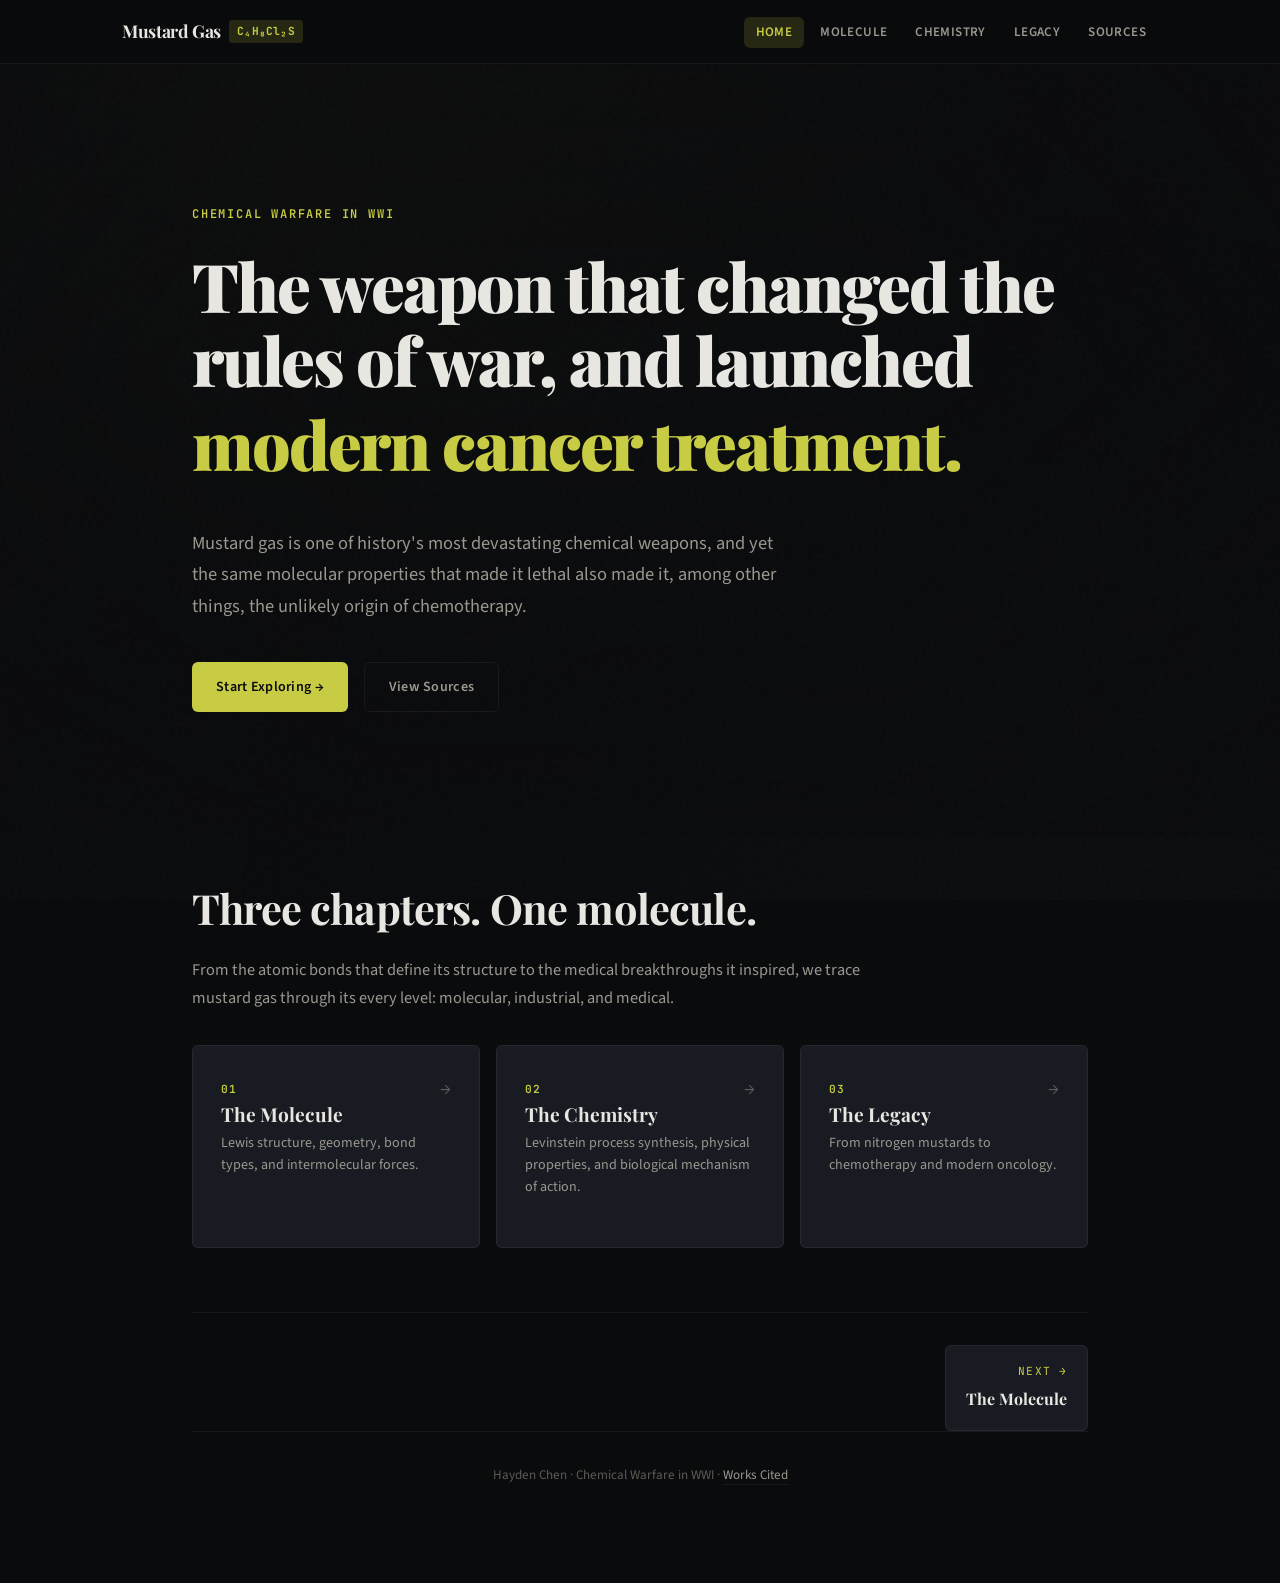
<file: index.html>
<!DOCTYPE html>
<html lang="en">

<head>
  <meta charset="UTF-8">
  <meta name="viewport" content="width=device-width, initial-scale=1.0">
  <title>Mustard Gas: The Chemistry of Chemical Warfare</title>
  <link rel="stylesheet" href="style.css">
</head>

<body>

  <nav>
    <div class="nav-inner">
      <a href="index.html" class="nav-logo">
        Mustard Gas <span class="formula">C₄H₈Cl₂S</span>
      </a>
      <button class="nav-toggle" aria-label="Toggle navigation">
        <span></span><span></span><span></span>
      </button>
      <ul class="nav-links">
        <li><a href="index.html">Home</a></li>
        <li><a href="molecule.html">Molecule</a></li>
        <li><a href="chemistry.html">Chemistry</a></li>
        <li><a href="legacy.html">Legacy</a></li>
        <li><a href="sources.html">Sources</a></li>
      </ul>
    </div>
  </nav>

  <section class="hero">
    <div class="hero-video-bg">
      <iframe
        src="https://www.youtube.com/embed/M-l3BWg5q4Y?autoplay=1&mute=1&loop=1&playlist=M-l3BWg5q4Y&controls=0&showinfo=0&modestbranding=1&rel=0&iv_load_policy=3&disablekb=1&fs=0&playsinline=1"
        frameborder="0" allow="autoplay; encrypted-media" aria-hidden="true">
      </iframe>
      <div class="hero-video-overlay"></div>
    </div>
    <div class="hero-content">
      <p class="hero-eyebrow">Chemical Warfare in WWI</p>
      <h1>The weapon that changed the rules of war, and launched <span class="matchcut-wrap"><span class="matchcut"
            data-landed="false">modern cancer treatment.</span></span></h1>
      <p class="hero-subtitle">
        Mustard gas is one of history's most devastating chemical weapons, and yet the same molecular properties that
        made
        it lethal also made it, among other things, the unlikely origin of chemotherapy.
      </p>
      <div class="hero-cta">
        <a href="molecule.html" class="btn btn-primary">Start Exploring →</a>
        <a href="sources.html" class="btn btn-ghost">View Sources</a>
      </div>
    </div>
  </section>

  <main>
    <section class="content-section reveal">
      <h2>Three chapters. One molecule.</h2>
      <p>
        From the atomic bonds that define its structure to the medical breakthroughs it inspired, we trace
        mustard gas through its every level: molecular, industrial, and medical.
      </p>

      <div class="nav-card-grid">
        <a href="molecule.html" class="nav-card">
          <span class="card-number">01</span>
          <h3>The Molecule</h3>
          <p>Lewis structure, geometry, bond types, and intermolecular forces.</p>
        </a>
        <a href="chemistry.html" class="nav-card">
          <span class="card-number">02</span>
          <h3>The Chemistry</h3>
          <p>Levinstein process synthesis, physical properties, and biological mechanism of action.</p>
        </a>
        <a href="legacy.html" class="nav-card">
          <span class="card-number">03</span>
          <h3>The Legacy</h3>
          <p>From nitrogen mustards to chemotherapy and modern oncology.</p>
        </a>
      </div>
    </section>

    <!-- PAGE NAV -->
    <div class="page-nav">
      <a href="molecule.html" class="next">
        <span class="nav-dir">Next →</span>
        <span class="nav-title">The Molecule</span>
      </a>
    </div>

    <footer>
      <p>Hayden Chen · Chemical Warfare in WWI · <a href="sources.html">Works Cited</a></p>
    </footer>

  </main>

  <script src="script.js"></script>
</body>

</html>
</file>
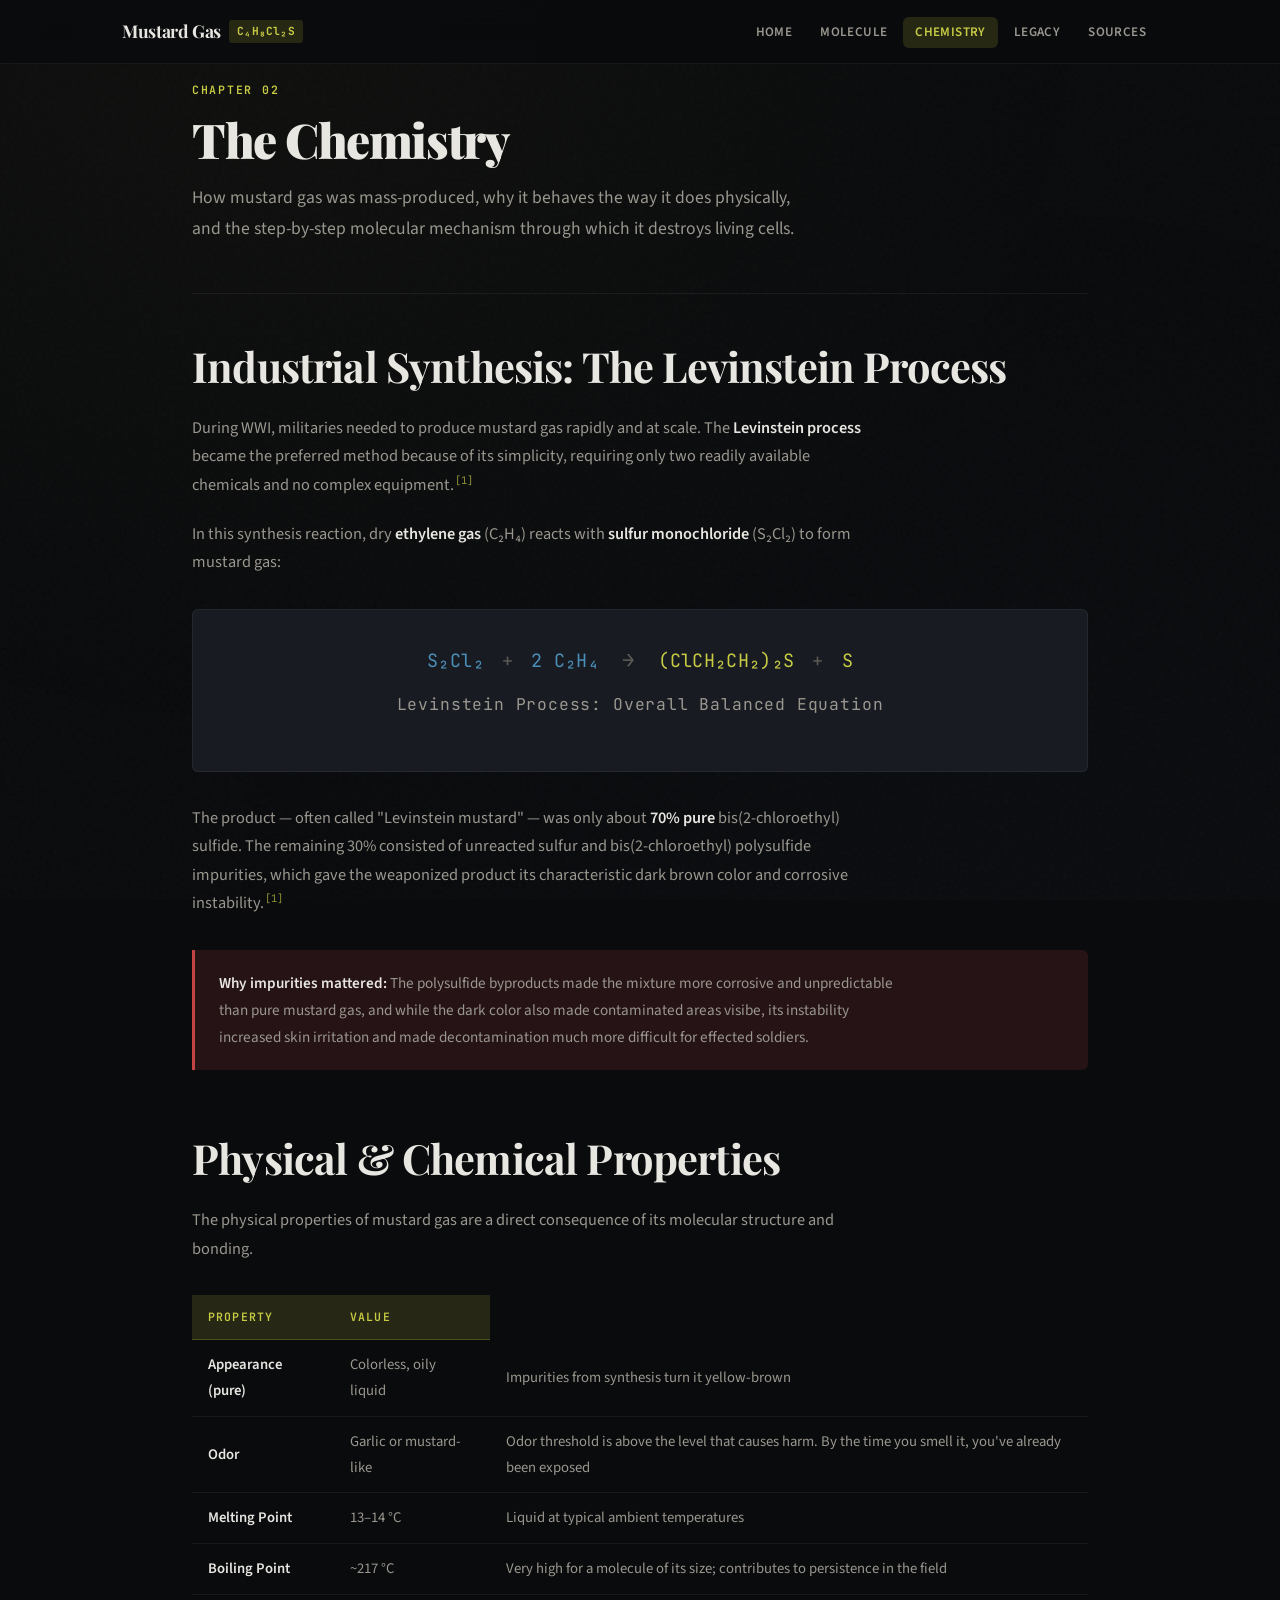
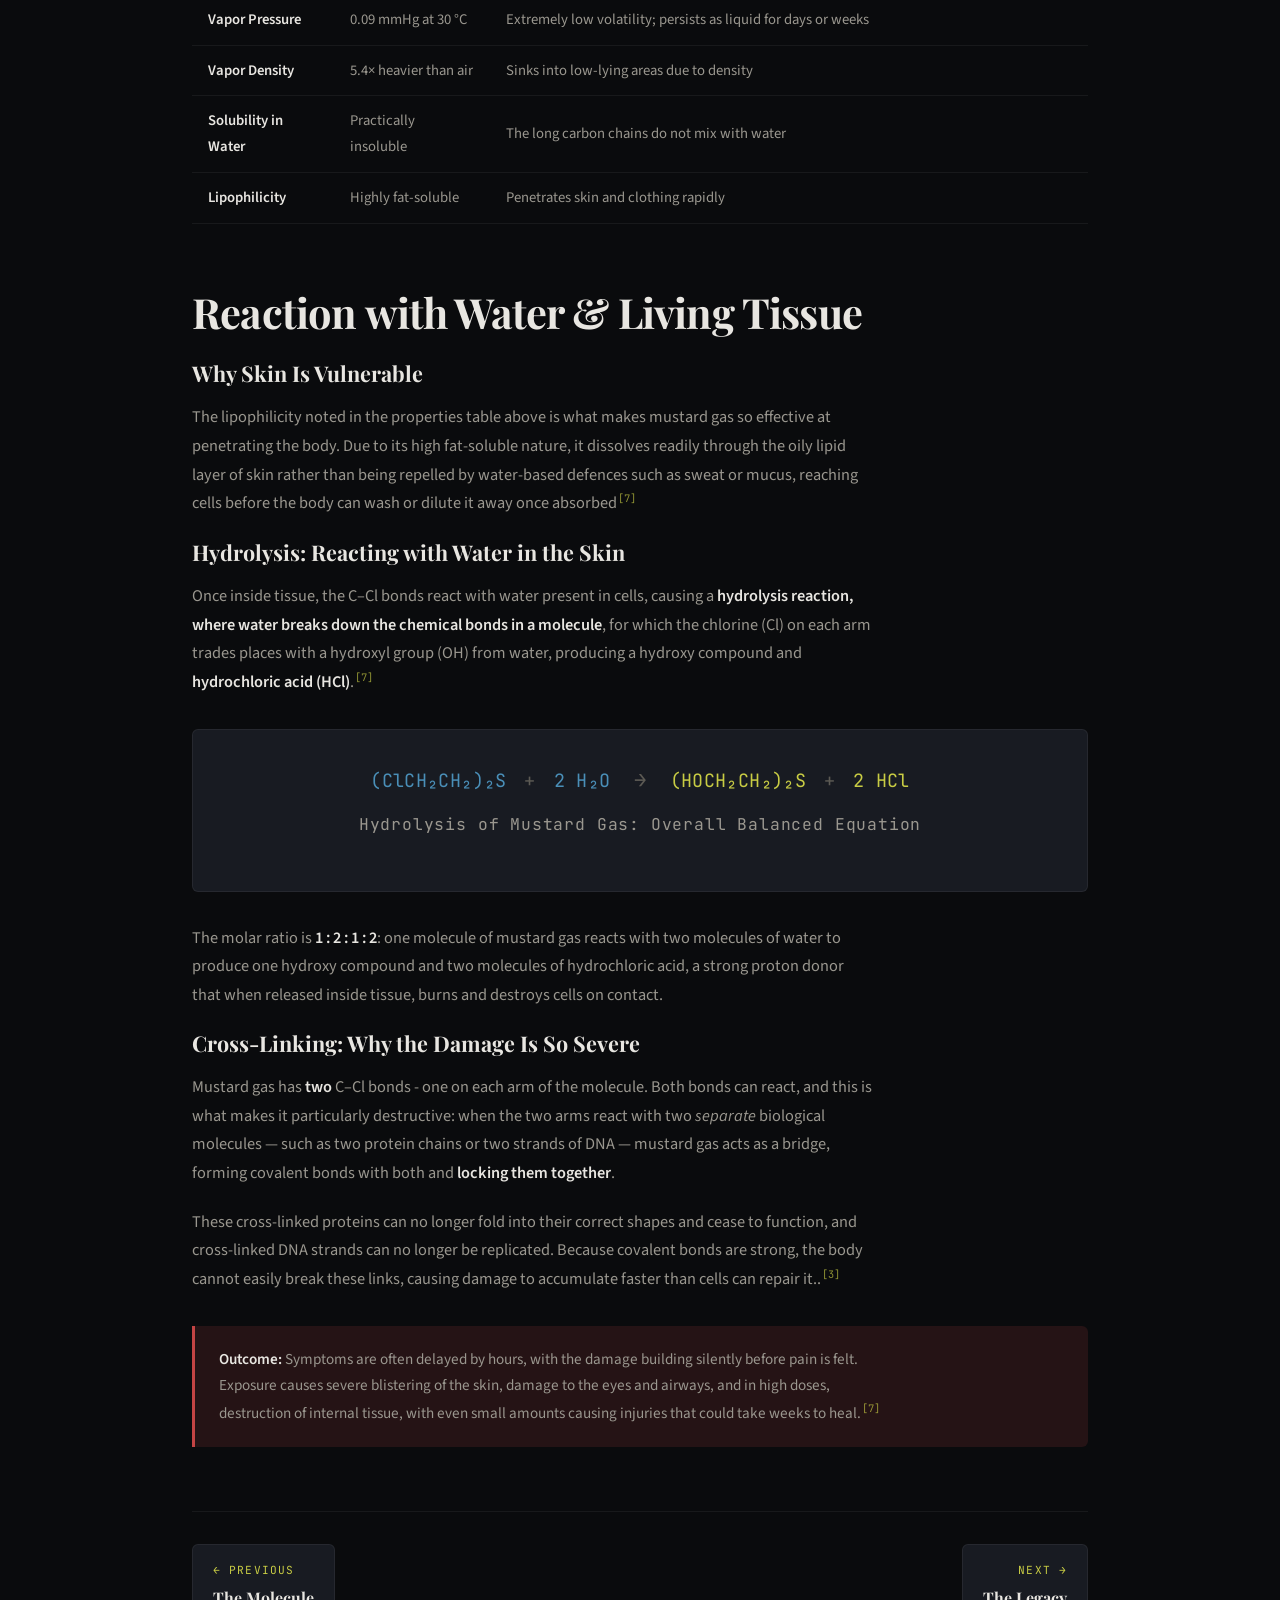
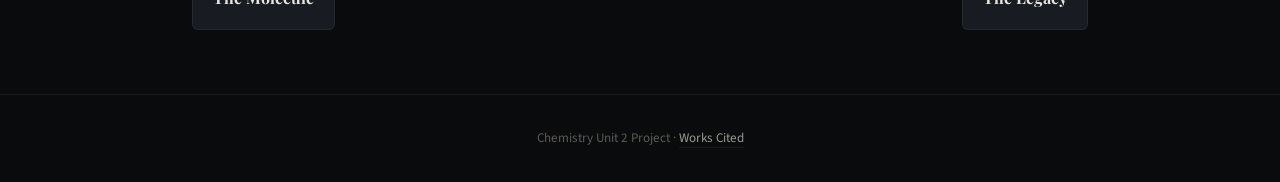
<file: chemistry.html>
<!DOCTYPE html>
<html lang="en">

<head>
  <meta charset="UTF-8">
  <meta name="viewport" content="width=device-width, initial-scale=1.0">
  <title>The Chemistry | Mustard Gas</title>
  <link rel="stylesheet" href="style.css">
</head>

<body>

  <nav>
    <div class="nav-inner">
      <a href="index.html" class="nav-logo">
        Mustard Gas <span class="formula">C₄H₈Cl₂S</span>
      </a>
      <button class="nav-toggle" aria-label="Toggle navigation">
        <span></span><span></span><span></span>
      </button>
      <ul class="nav-links">
        <li><a href="index.html">Home</a></li>
        <li><a href="molecule.html">Molecule</a></li>
        <li><a href="chemistry.html">Chemistry</a></li>
        <li><a href="legacy.html">Legacy</a></li>
        <li><a href="sources.html">Sources</a></li>
      </ul>
    </div>
  </nav>

  <main>
    <div class="page-header">
      <p class="section-label">Chapter 02</p>
      <h1>The Chemistry</h1>
      <p class="lead">How mustard gas was mass-produced, why it behaves the way it does physically, and the step-by-step
        molecular mechanism through which it destroys living cells.</p>
    </div>

    <!-- SYNTHESIS -->
    <section class="content-section reveal">
      <h2>Industrial Synthesis: The Levinstein Process</h2>
      <p>
        During WWI, militaries needed to produce mustard gas rapidly and at scale. The <strong>Levinstein
          process</strong> became the preferred method because of its simplicity, requiring only two readily available
        chemicals and no complex equipment.<span class="cite">[1]</span>
      </p>
      <p>
        In this synthesis reaction, dry <strong>ethylene gas</strong> (C₂H₄) reacts with <strong>sulfur
          monochloride</strong>
        (S₂Cl₂) to form mustard gas:
      </p>

      <div class="equation-block">
        <div class="equation">
          <span class="reactant">S₂Cl₂</span>
          <span class="plus">+</span>
          <span class="reactant">2 C₂H₄</span>
          <span class="arrow">→</span>
          <span class="product">(ClCH₂CH₂)₂S</span>
          <span class="plus">+</span>
          <span class="product">S</span>
        </div>
        <p class="equation-label">Levinstein Process: Overall Balanced Equation</p>
      </div>

      <p>
        The product — often called "Levinstein mustard" — was only about <strong>70% pure</strong> bis(2-chloroethyl)
        sulfide. The remaining 30% consisted of unreacted sulfur and bis(2-chloroethyl) polysulfide impurities, which
        gave the weaponized product its characteristic dark brown color and corrosive instability.<span
          class="cite">[1]</span>
      </p>

      <div class="callout danger">
        <p><strong>Why impurities mattered:</strong> The polysulfide byproducts made the mixture more corrosive and
          unpredictable than pure mustard gas, and while the dark color also made contaminated areas visibe, its
          instability
          increased skin irritation and made decontamination much more difficult for effected soldiers.</p>
      </div>
    </section>

    <!-- PHYSICAL PROPERTIES -->
    <section class="content-section reveal">
      <h2>Physical &amp; Chemical Properties</h2>
      <p>
        The physical properties of mustard gas are a direct consequence of its molecular structure and bonding.
      </p>

      <table class="data-table">
        <thead>
          <tr>
            <th>Property</th>
            <th>Value</th>
          </tr>
        </thead>
        <tbody>
          <tr>
            <td>Appearance (pure)</td>
            <td>Colorless, oily liquid</td>
            <td>Impurities from synthesis turn it yellow-brown</td>
          </tr>
          <tr>
            <td>Odor</td>
            <td>Garlic or mustard-like</td>
            <td>Odor threshold is above the level that causes harm. By the time you smell it, you've already been
              exposed</td>
          </tr>
          <tr>
            <td>Melting Point</td>
            <td>13–14 °C</td>
            <td>Liquid at typical ambient temperatures</td>
          </tr>
          <tr>
            <td>Boiling Point</td>
            <td>~217 °C</td>
            <td>Very high for a molecule of its size; contributes to persistence in the field</td>
          </tr>
          <tr>
            <td>Vapor Pressure</td>
            <td>0.09 mmHg at 30 °C</td>
            <td>Extremely low volatility; persists as liquid for days or weeks</td>
          </tr>
          <tr>
            <td>Vapor Density</td>
            <td>5.4× heavier than air</td>
            <td>Sinks into low-lying areas due to density</td>
          </tr>
          <tr>
            <td>Solubility in Water</td>
            <td>Practically insoluble</td>
            <td>The long carbon chains do not mix with water</td>
          </tr>
          <tr>
            <td>Lipophilicity</td>
            <td>Highly fat-soluble</td>
            <td>Penetrates skin and clothing rapidly</td>
          </tr>
        </tbody>
      </table>

    </section>

    <!-- REACTION WITH WATER & LIVING TISSUE -->
    <section class="content-section reveal">
      <h2>Reaction with Water &amp; Living Tissue</h2>

      <h3>Why Skin Is Vulnerable</h3>
      <p>
        The lipophilicity noted in the properties table above is what makes mustard gas so effective at penetrating the
        body. Due to its high fat-soluble nature, it dissolves readily through the oily lipid layer of skin rather than
        being repelled by water-based defences such as sweat or mucus, reaching cells before the body can wash or dilute
        it away once absorbed<span class="cite">[7]</span>
      </p>

      <h3>Hydrolysis: Reacting with Water in the Skin</h3>
      <p>
        Once inside tissue, the C–Cl bonds react with water present in cells, causing a <strong>hydrolysis
          reaction, where water breaks down the chemical bonds in a molecule</strong>, for which the chlorine (Cl) on
        each arm
        trades places with a hydroxyl group (OH) from water,
        producing a
        hydroxy compound and <strong>hydrochloric acid (HCl)</strong>.<span class="cite">[7]</span>
      </p>

      <div class="equation-block">
        <div class="equation">
          <span class="reactant">(ClCH₂CH₂)₂S</span>
          <span class="plus">+</span>
          <span class="reactant">2 H₂O</span>
          <span class="arrow">→</span>
          <span class="product">(HOCH₂CH₂)₂S</span>
          <span class="plus">+</span>
          <span class="product">2 HCl</span>
        </div>
        <p class="equation-label">Hydrolysis of Mustard Gas: Overall Balanced Equation</p>
      </div>

      <p>
        The molar ratio is <strong>1 : 2 : 1 : 2</strong>: one molecule of mustard gas reacts with two molecules of
        water to produce one hydroxy compound and two molecules of hydrochloric acid, a strong proton donor that when
        released inside tissue, burns and destroys cells on contact.
      </p>


      <h3>Cross-Linking: Why the Damage Is So Severe</h3>
      <p>
        Mustard gas has <strong>two</strong> C–Cl bonds - one on each arm of the molecule. Both bonds can react, and
        this is what makes it particularly destructive: when the two arms react with two <em>separate</em> biological
        molecules — such as two protein chains or two strands of DNA — mustard gas acts as a bridge, forming covalent
        bonds with both and <strong>locking them together</strong>.
      </p>
      <p>
        These cross-linked proteins can no longer fold into their correct shapes and cease to function, and cross-linked
        DNA strands can no longer be replicated. Because covalent bonds are strong, the body cannot easily break these
        links, causing damage to accumulate faster than cells can repair it..<span class="cite">[3]</span>
      </p>

      <div class="callout danger">
        <p><strong>Outcome:</strong> Symptoms are often delayed by hours, with the damage building silently
          before
          pain is felt. Exposure causes severe blistering of the skin, damage to the eyes and airways, and in high
          doses, destruction of internal tissue, with even small amounts causing injuries that could take weeks to
          heal.<span class="cite">[7]</span></p>
      </div>
    </section>

    <!-- PAGE NAV -->
    <div class="page-nav">
      <a href="molecule.html">
        <span class="nav-dir">← Previous</span>
        <span class="nav-title">The Molecule</span>
      </a>
      <a href="legacy.html" class="next">
        <span class="nav-dir">Next →</span>
        <span class="nav-title">The Legacy</span>
      </a>
    </div>
  </main>

  <footer>
    <p>Chemistry Unit 2 Project · <a href="sources.html">Works Cited</a></p>
  </footer>

  <script src="script.js"></script>
</body>

</html>
</file>
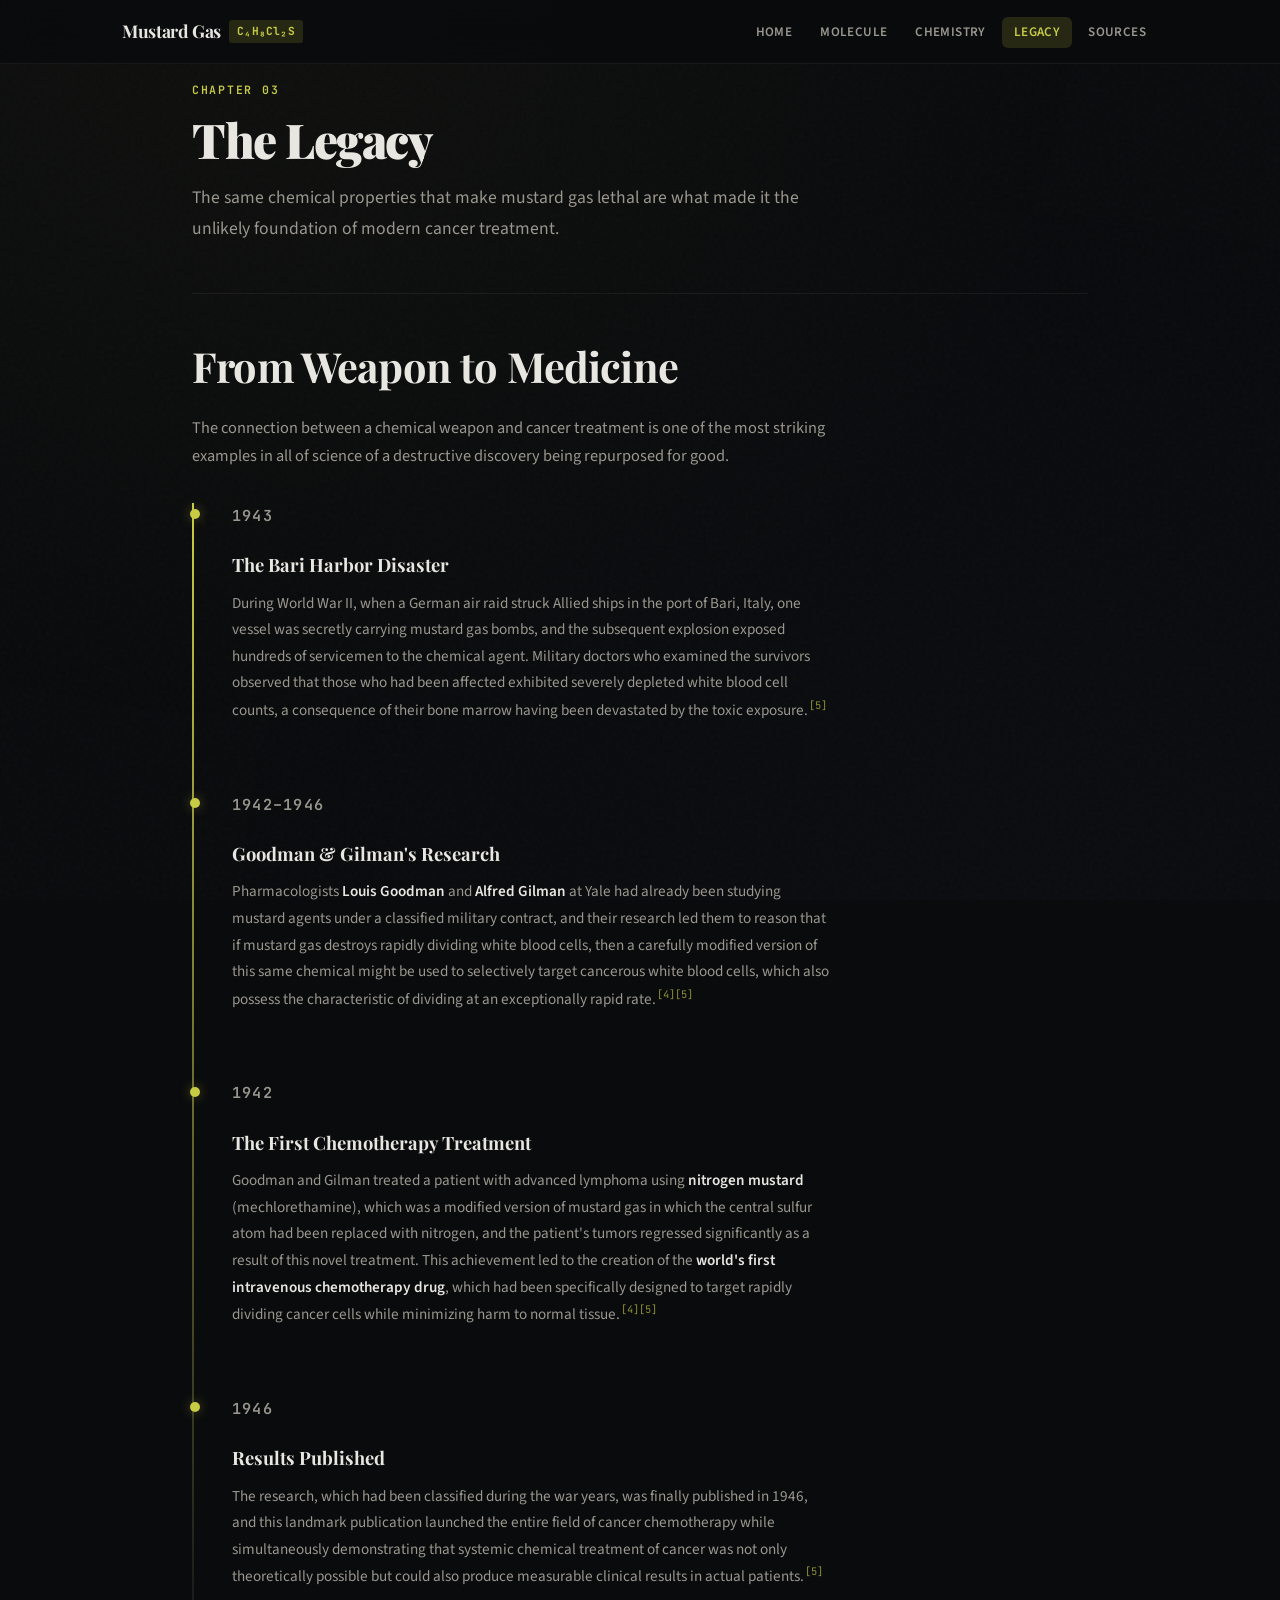
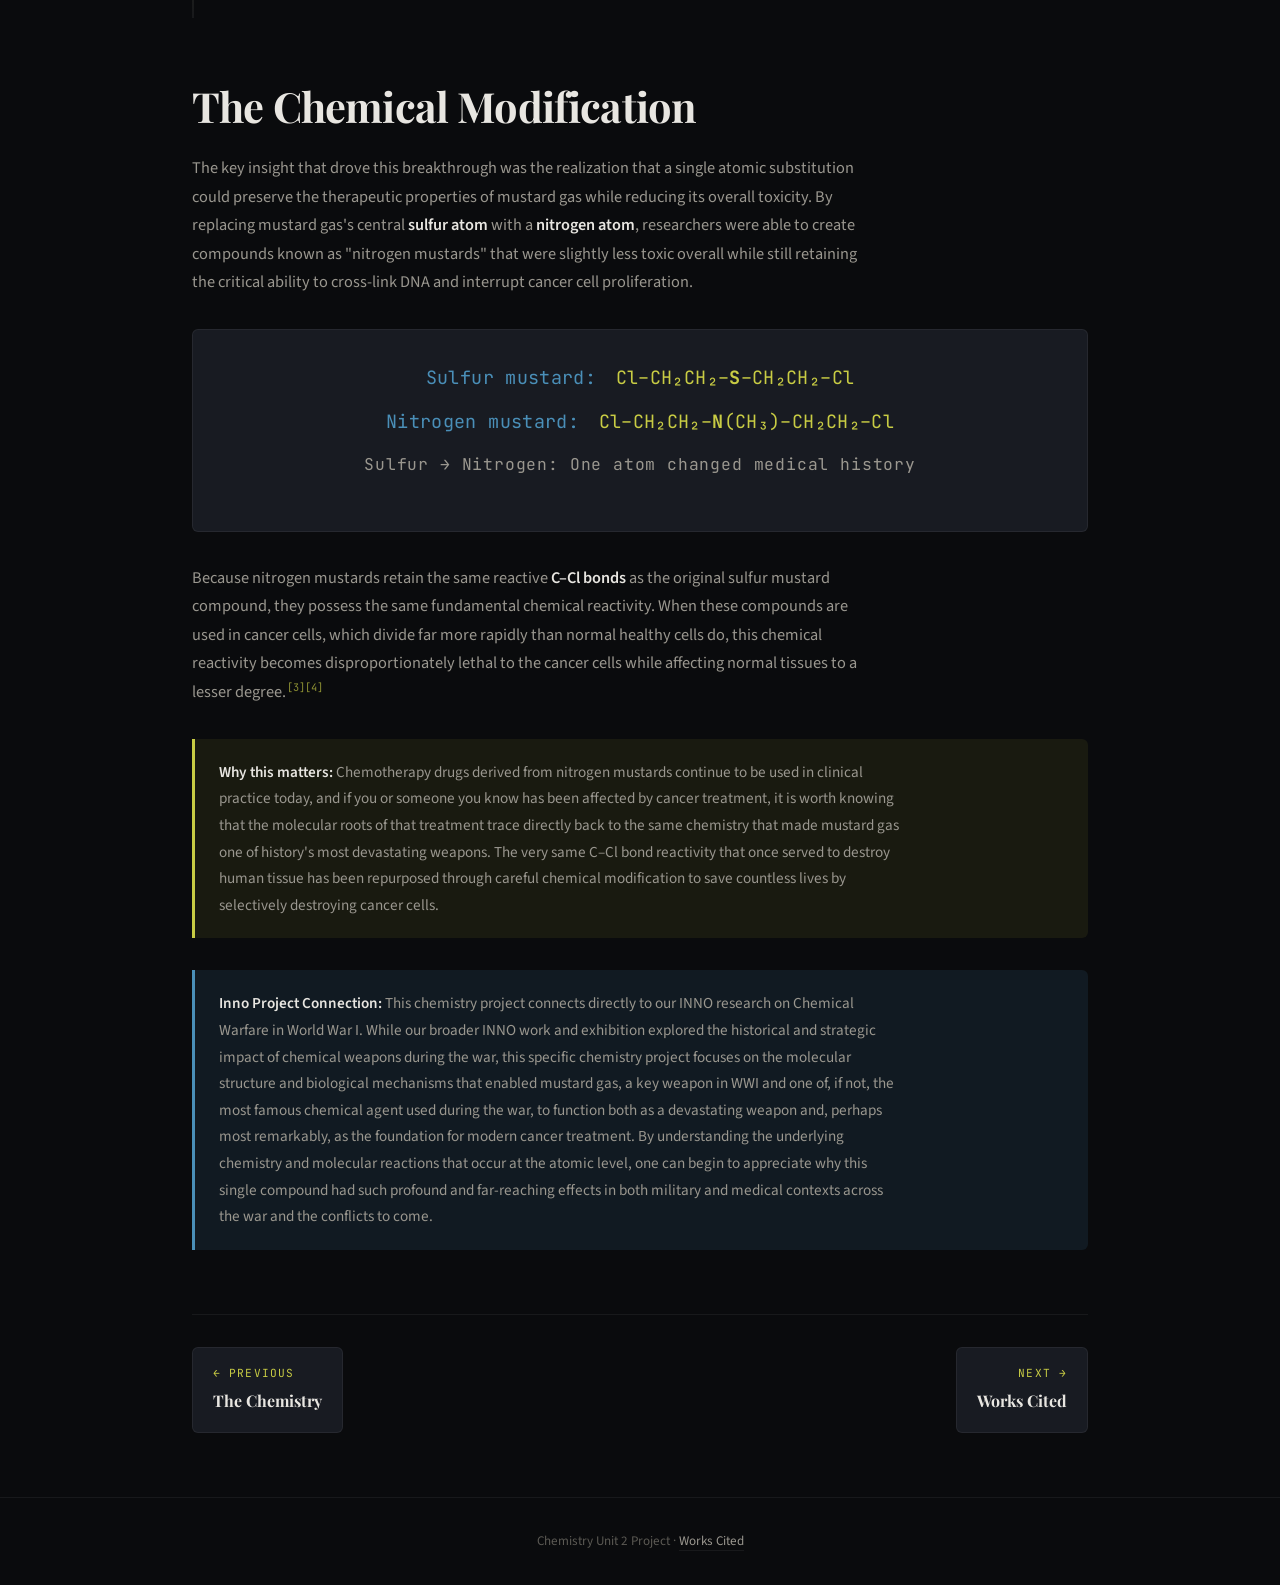
<file: legacy.html>
<!DOCTYPE html>
<html lang="en">

<head>
  <meta charset="UTF-8">
  <meta name="viewport" content="width=device-width, initial-scale=1.0">
  <title>The Legacy | Mustard Gas</title>
  <link rel="stylesheet" href="style.css">
</head>

<body>

  <nav>
    <div class="nav-inner">
      <a href="index.html" class="nav-logo">
        Mustard Gas <span class="formula">C₄H₈Cl₂S</span>
      </a>
      <button class="nav-toggle" aria-label="Toggle navigation">
        <span></span><span></span><span></span>
      </button>
      <ul class="nav-links">
        <li><a href="index.html">Home</a></li>
        <li><a href="molecule.html">Molecule</a></li>
        <li><a href="chemistry.html">Chemistry</a></li>
        <li><a href="legacy.html">Legacy</a></li>
        <li><a href="sources.html">Sources</a></li>
      </ul>
    </div>
  </nav>

  <main>
    <div class="page-header">
      <p class="section-label">Chapter 03</p>
      <h1>The Legacy</h1>
      <p class="lead">The same chemical properties that make mustard gas lethal are what made it the unlikely foundation
        of modern cancer treatment.</p>
    </div>

    <!-- FROM WEAPON TO MEDICINE -->
    <section class="content-section reveal">
      <h2>From Weapon to Medicine</h2>
      <p>
        The connection between a chemical weapon and cancer treatment is one of the most striking examples in all of
        science of a destructive discovery being repurposed for good.
      </p>

      <div class="timeline">
        <div class="timeline-item">
          <p class="timeline-date">1943</p>
          <h4>The Bari Harbor Disaster</h4>
          <p>During World War II, when a German air raid struck Allied ships in the port of Bari, Italy, one vessel was
            secretly carrying mustard gas bombs, and the subsequent explosion exposed hundreds of servicemen to the
            chemical agent. Military doctors who examined the survivors observed that those who had been affected
            exhibited severely depleted white blood cell counts, a consequence of their bone marrow having been
            devastated by the toxic exposure.<span class="cite">[5]</span></p>
        </div>

        <div class="timeline-item">
          <p class="timeline-date">1942–1946</p>
          <h4>Goodman &amp; Gilman's Research</h4>
          <p>Pharmacologists <strong>Louis Goodman</strong> and <strong>Alfred Gilman</strong> at Yale had already been
            studying mustard agents under a classified military contract, and their research led them to reason that if
            mustard gas destroys
            rapidly dividing white blood cells, then a carefully modified version of this same chemical might be used to
            selectively
            target cancerous white blood cells, which also possess the characteristic of dividing at an exceptionally
            rapid rate.<span class="cite">[4][5]</span></p>
        </div>

        <div class="timeline-item">
          <p class="timeline-date">1942</p>
          <h4>The First Chemotherapy Treatment</h4>
          <p>Goodman and Gilman treated a patient with advanced lymphoma using <strong>nitrogen mustard</strong>
            (mechlorethamine), which was a modified version of mustard gas in which the central sulfur atom had been
            replaced with
            nitrogen, and the patient's tumors regressed significantly as a result of this novel treatment. This
            achievement led to the creation of the <strong>world's first intravenous
              chemotherapy drug</strong>, which had been specifically designed to target rapidly dividing cancer cells
            while minimizing harm to normal tissue.<span class="cite">[4][5]</span></p>
        </div>

        <div class="timeline-item">
          <p class="timeline-date">1946</p>
          <h4>Results Published</h4>
          <p>The research, which had been classified during the war years, was finally published in 1946, and this
            landmark publication launched the entire field of cancer chemotherapy while simultaneously demonstrating
            that systemic chemical treatment of cancer was not only theoretically possible but could also produce
            measurable clinical results in actual patients.<span class="cite">[5]</span></p>
        </div>
      </div>
    </section>

    <!-- THE CHEMISTRY CONNECTION -->
    <section class="content-section reveal">
      <h2>The Chemical Modification</h2>
      <p>
        The key insight that drove this breakthrough was the realization that a single atomic substitution could
        preserve the therapeutic properties of mustard gas while reducing its overall toxicity. By replacing mustard
        gas's central <strong>sulfur
          atom</strong> with a <strong>nitrogen atom</strong>, researchers were able to create compounds known as
        "nitrogen mustards" that were slightly less toxic overall while still retaining the critical ability to
        cross-link DNA and interrupt cancer cell proliferation.
      </p>

      <div class="equation-block">
        <div class="equation">
          <span class="reactant">Sulfur mustard:</span>
          <span class="product" style="margin-left:0.5rem;">Cl–CH₂CH₂–<strong>S</strong>–CH₂CH₂–Cl</span>
        </div>
        <div class="equation" style="margin-top:0.75rem;">
          <span class="reactant">Nitrogen mustard:</span>
          <span class="product" style="margin-left:0.5rem;">Cl–CH₂CH₂–<strong>N</strong>(CH₃)–CH₂CH₂–Cl</span>
        </div>
        <p class="equation-label">Sulfur → Nitrogen: One atom changed medical history</p>
      </div>

      <p>
        Because nitrogen mustards retain the same reactive <strong>C–Cl bonds</strong> as the original sulfur mustard
        compound, they possess the same fundamental chemical reactivity. When these compounds are used in cancer cells,
        which divide far more rapidly than normal healthy cells do, this chemical reactivity becomes disproportionately
        lethal to the cancer cells while affecting normal tissues to a lesser degree.<span class="cite">[3][4]</span>
      </p>

      <div class="callout">
        <p><strong>Why this matters:</strong> Chemotherapy drugs derived from nitrogen mustards continue to be
          used in clinical practice today, and if you or someone you know has been affected by cancer treatment, it is
          worth knowing that the molecular roots of that treatment trace directly back to the same chemistry that made
          mustard gas one of history's most devastating weapons. The very same C–Cl bond reactivity that once served to
          destroy human tissue has been repurposed through careful chemical modification to save countless lives by
          selectively destroying cancer cells.</p>
      </div>

      <div class="callout info">
        <p><strong>Inno Project Connection:</strong> This chemistry project connects directly to our INNO research on
          Chemical Warfare in World War I. While our broader INNO work and exhibition explored the historical and strategic impact of
          chemical weapons during the war, this specific chemistry project focuses on the molecular structure and
          biological mechanisms that enabled mustard gas, a key weapon in WWI and one of, if not, the most famous
          chemical agent used during the war, to function both as a devastating weapon and, perhaps most
          remarkably, as the foundation for modern cancer treatment. By understanding the underlying chemistry and
          molecular reactions that occur at the atomic level, one can begin to appreciate why this single compound had
          such profound and far-reaching effects in both military and medical contexts across the war and the conflicts to come.</p>
      </div>
    </section>

    <!-- PAGE NAV -->
    <div class="page-nav">
      <a href="chemistry.html">
        <span class="nav-dir">← Previous</span>
        <span class="nav-title">The Chemistry</span>
      </a>
      <a href="sources.html" class="next">
        <span class="nav-dir">Next →</span>
        <span class="nav-title">Works Cited</span>
      </a>
    </div>
  </main>

  <footer>
    <p>Chemistry Unit 2 Project · <a href="sources.html">Works Cited</a></p>
  </footer>

  <script src="script.js"></script>
</body>

</html>
</file>
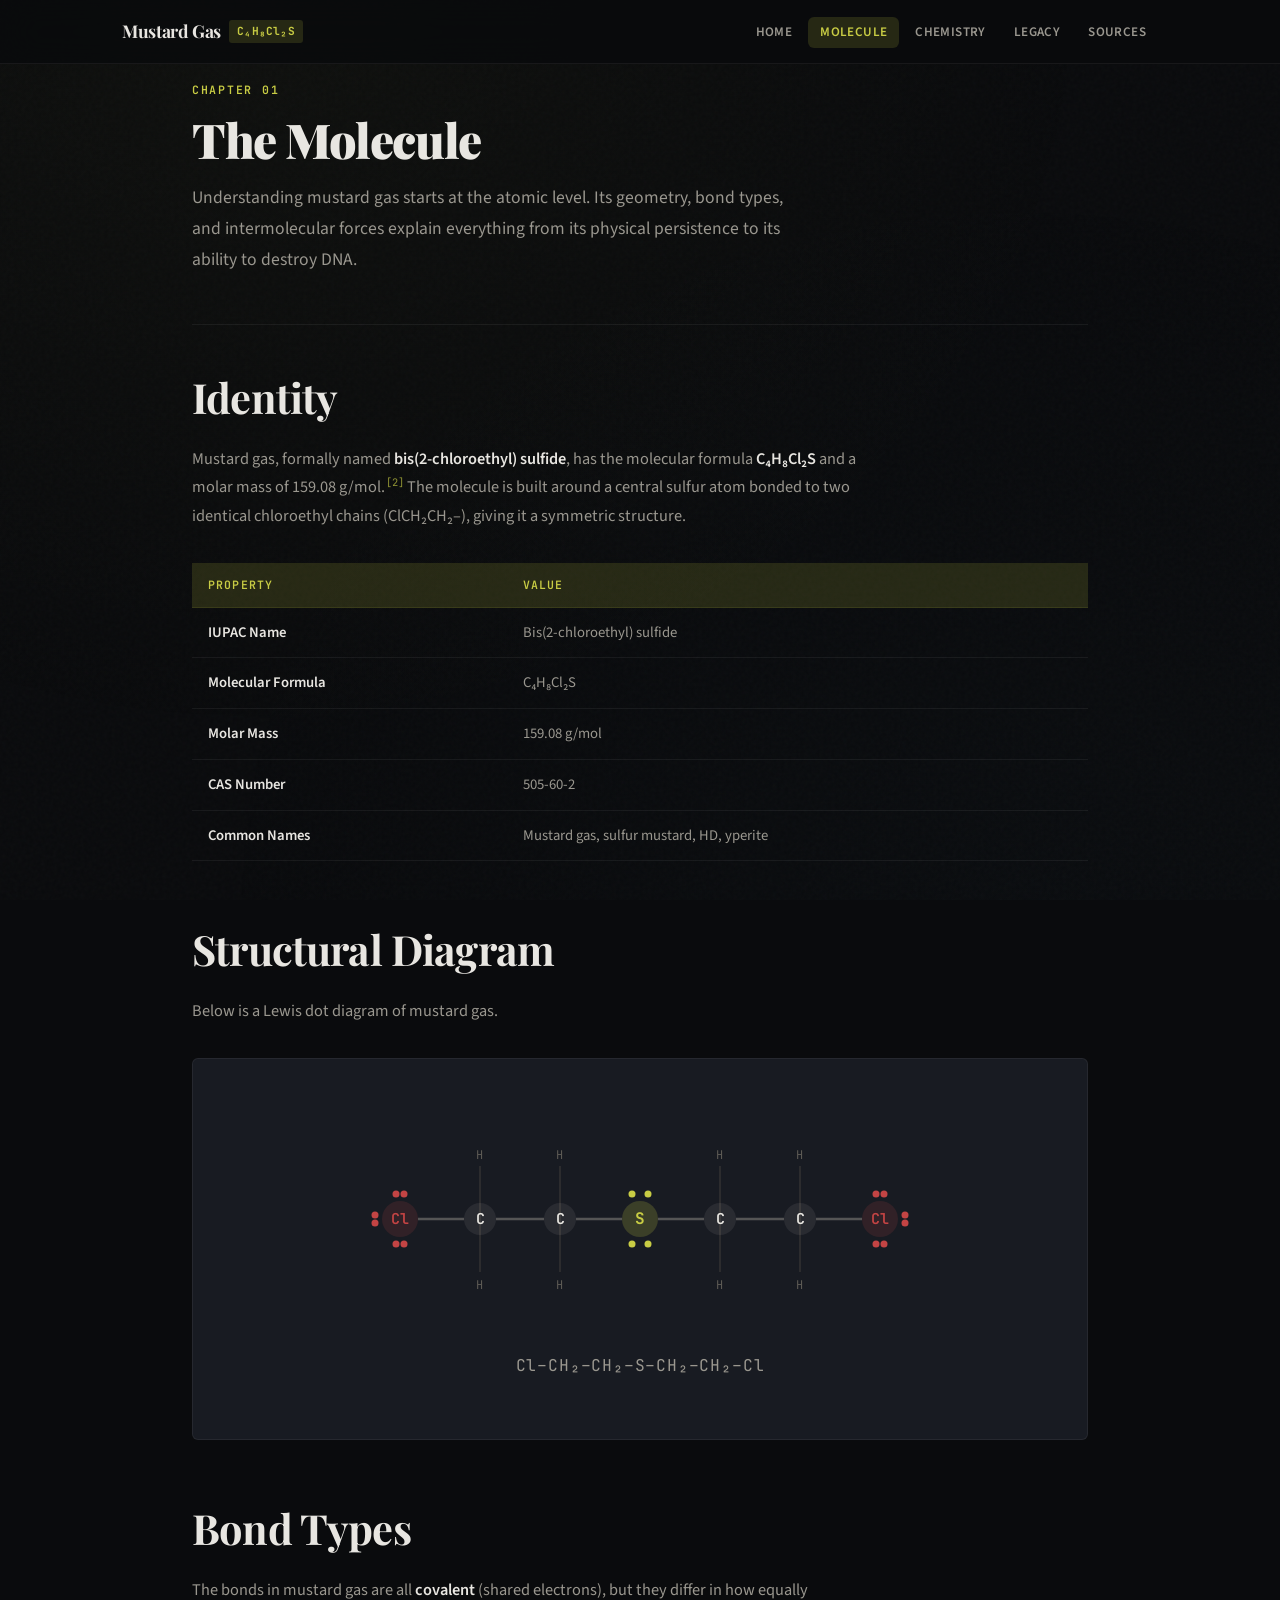
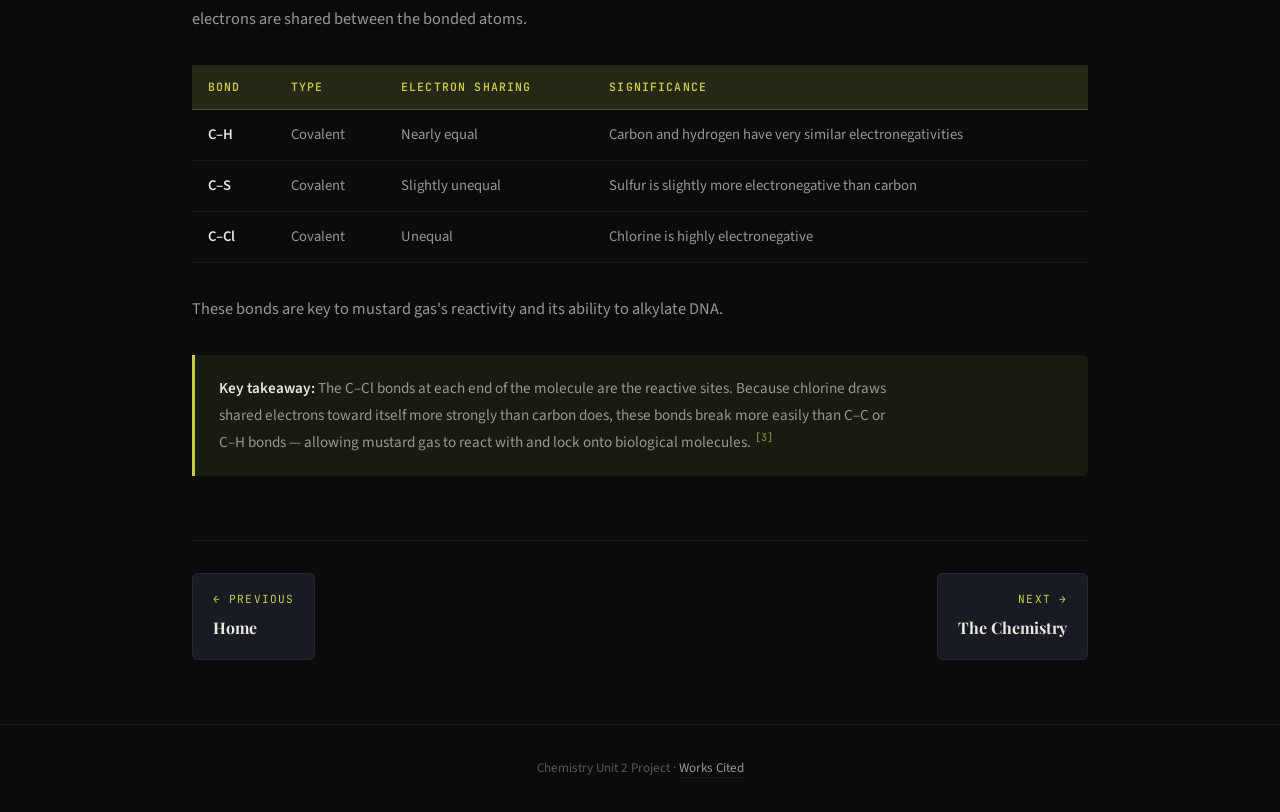
<file: molecule.html>
<!DOCTYPE html>
<html lang="en">

<head>
  <meta charset="UTF-8">
  <meta name="viewport" content="width=device-width, initial-scale=1.0">
  <title>The Molecule | Mustard Gas</title>
  <link rel="stylesheet" href="style.css">
</head>

<body>

  <nav>
    <div class="nav-inner">
      <a href="index.html" class="nav-logo">
        Mustard Gas <span class="formula">C₄H₈Cl₂S</span>
      </a>
      <button class="nav-toggle" aria-label="Toggle navigation">
        <span></span><span></span><span></span>
      </button>
      <ul class="nav-links">
        <li><a href="index.html">Home</a></li>
        <li><a href="molecule.html">Molecule</a></li>
        <li><a href="chemistry.html">Chemistry</a></li>
        <li><a href="legacy.html">Legacy</a></li>
        <li><a href="sources.html">Sources</a></li>
      </ul>
    </div>
  </nav>

  <main>
    <div class="page-header">
      <p class="section-label">Chapter 01</p>
      <h1>The Molecule</h1>
      <p class="lead">Understanding mustard gas starts at the atomic level. Its geometry, bond types, and intermolecular
        forces explain everything from its physical persistence to its ability to destroy DNA.</p>
    </div>

    <!-- IDENTITY -->
    <section class="content-section reveal">
      <h2>Identity</h2>
      <p>
        Mustard gas, formally named <strong>bis(2-chloroethyl) sulfide</strong>, has the molecular formula
        <strong>C₄H₈Cl₂S</strong> and a molar mass of 159.08 g/mol.<span class="cite">[2]</span> The molecule is built
        around a central sulfur atom bonded to two identical chloroethyl chains (ClCH₂CH₂–), giving it a symmetric
        structure.
      </p>

      <table class="data-table">
        <thead>
          <tr>
            <th>Property</th>
            <th>Value</th>
          </tr>
        </thead>
        <tbody>
          <tr>
            <td>IUPAC Name</td>
            <td>Bis(2-chloroethyl) sulfide</td>
          </tr>
          <tr>
            <td>Molecular Formula</td>
            <td>C₄H₈Cl₂S</td>
          </tr>
          <tr>
            <td>Molar Mass</td>
            <td>159.08 g/mol</td>
          </tr>
          <tr>
            <td>CAS Number</td>
            <td>505-60-2</td>
          </tr>
          <tr>
            <td>Common Names</td>
            <td>Mustard gas, sulfur mustard, HD, yperite</td>
          </tr>
        </tbody>
      </table>
    </section>

    <!-- STRUCTURAL DIAGRAM -->
    <section class="content-section reveal">
      <h2>Structural Diagram</h2>
      <p>Below is a Lewis dot diagram of mustard gas.</p>

      <div class="molecule-display">
        <svg class="molecule-svg" viewBox="0 0 600 240" xmlns="http://www.w3.org/2000/svg"
          style="width:100%;max-width:600px;">

          <!-- MAIN CHAIN BONDS (atom-edge to atom-edge) -->
          <line x1="78" y1="120" x2="124" y2="120" stroke="#555" stroke-width="2.5" /><!-- Cl–C -->
          <line x1="156" y1="120" x2="204" y2="120" stroke="#555" stroke-width="2.5" /><!-- C–C  -->
          <line x1="236" y1="120" x2="282" y2="120" stroke="#555" stroke-width="2.5" /><!-- C–S  -->
          <line x1="318" y1="120" x2="364" y2="120" stroke="#555" stroke-width="2.5" /><!-- S–C  -->
          <line x1="396" y1="120" x2="444" y2="120" stroke="#555" stroke-width="2.5" /><!-- C–C  -->
          <line x1="476" y1="120" x2="522" y2="120" stroke="#555" stroke-width="2.5" /><!-- C–Cl -->

          <!-- H BONDS (from C centre outward) -->
          <line x1="140" y1="120" x2="140" y2="67" stroke="#333" stroke-width="1.5" />
          <line x1="140" y1="120" x2="140" y2="173" stroke="#333" stroke-width="1.5" />
          <line x1="220" y1="120" x2="220" y2="67" stroke="#333" stroke-width="1.5" />
          <line x1="220" y1="120" x2="220" y2="173" stroke="#333" stroke-width="1.5" />
          <line x1="380" y1="120" x2="380" y2="67" stroke="#333" stroke-width="1.5" />
          <line x1="380" y1="120" x2="380" y2="173" stroke="#333" stroke-width="1.5" />
          <line x1="460" y1="120" x2="460" y2="67" stroke="#333" stroke-width="1.5" />
          <line x1="460" y1="120" x2="460" y2="173" stroke="#333" stroke-width="1.5" />

          <!-- LONE PAIRS — Left Cl (x=60): left · top · bottom -->
          <circle cx="35" cy="116" r="3.5" fill="#c44444" />
          <circle cx="35" cy="124" r="3.5" fill="#c44444" />
          <circle cx="56" cy="95" r="3.5" fill="#c44444" />
          <circle cx="64" cy="95" r="3.5" fill="#c44444" />
          <circle cx="56" cy="145" r="3.5" fill="#c44444" />
          <circle cx="64" cy="145" r="3.5" fill="#c44444" />

          <!-- LONE PAIRS — S (x=300): top · bottom -->
          <circle cx="292" cy="95" r="3.5" fill="#c8cc44" />
          <circle cx="308" cy="95" r="3.5" fill="#c8cc44" />
          <circle cx="292" cy="145" r="3.5" fill="#c8cc44" />
          <circle cx="308" cy="145" r="3.5" fill="#c8cc44" />

          <!-- LONE PAIRS — Right Cl (x=540): right · top · bottom -->
          <circle cx="565" cy="116" r="3.5" fill="#c44444" />
          <circle cx="565" cy="124" r="3.5" fill="#c44444" />
          <circle cx="536" cy="95" r="3.5" fill="#c44444" />
          <circle cx="544" cy="95" r="3.5" fill="#c44444" />
          <circle cx="536" cy="145" r="3.5" fill="#c44444" />
          <circle cx="544" cy="145" r="3.5" fill="#c44444" />

          <!-- ATOM LABELS -->
          <g class="atom-label" style="cursor:pointer;">
            <circle cx="60" cy="120" r="18" fill="#c44444" opacity="0.15" />
            <text x="60" y="125" text-anchor="middle" fill="#c44444" font-family="JetBrains Mono, monospace"
              font-size="15" font-weight="600">Cl</text>
          </g>
          <g class="atom-label" style="cursor:pointer;">
            <circle cx="140" cy="120" r="16" fill="#e8e6e1" opacity="0.08" />
            <text x="140" y="125" text-anchor="middle" fill="#e8e6e1" font-family="JetBrains Mono, monospace"
              font-size="15" font-weight="600">C</text>
          </g>
          <g class="atom-label" style="cursor:pointer;">
            <circle cx="220" cy="120" r="16" fill="#e8e6e1" opacity="0.08" />
            <text x="220" y="125" text-anchor="middle" fill="#e8e6e1" font-family="JetBrains Mono, monospace"
              font-size="15" font-weight="600">C</text>
          </g>
          <g class="atom-label" style="cursor:pointer;">
            <circle cx="300" cy="120" r="18" fill="#c8cc44" opacity="0.2" />
            <text x="300" y="125" text-anchor="middle" fill="#c8cc44" font-family="JetBrains Mono, monospace"
              font-size="16" font-weight="700">S</text>
          </g>
          <g class="atom-label" style="cursor:pointer;">
            <circle cx="380" cy="120" r="16" fill="#e8e6e1" opacity="0.08" />
            <text x="380" y="125" text-anchor="middle" fill="#e8e6e1" font-family="JetBrains Mono, monospace"
              font-size="15" font-weight="600">C</text>
          </g>
          <g class="atom-label" style="cursor:pointer;">
            <circle cx="460" cy="120" r="16" fill="#e8e6e1" opacity="0.08" />
            <text x="460" y="125" text-anchor="middle" fill="#e8e6e1" font-family="JetBrains Mono, monospace"
              font-size="15" font-weight="600">C</text>
          </g>
          <g class="atom-label" style="cursor:pointer;">
            <circle cx="540" cy="120" r="18" fill="#c44444" opacity="0.15" />
            <text x="540" y="125" text-anchor="middle" fill="#c44444" font-family="JetBrains Mono, monospace"
              font-size="15" font-weight="600">Cl</text>
          </g>

          <!-- H LABELS -->
          <text x="136" y="60" fill="#5c5a54" font-family="JetBrains Mono, monospace" font-size="12">H</text>
          <text x="136" y="190" fill="#5c5a54" font-family="JetBrains Mono, monospace" font-size="12">H</text>
          <text x="216" y="60" fill="#5c5a54" font-family="JetBrains Mono, monospace" font-size="12">H</text>
          <text x="216" y="190" fill="#5c5a54" font-family="JetBrains Mono, monospace" font-size="12">H</text>
          <text x="376" y="60" fill="#5c5a54" font-family="JetBrains Mono, monospace" font-size="12">H</text>
          <text x="376" y="190" fill="#5c5a54" font-family="JetBrains Mono, monospace" font-size="12">H</text>
          <text x="456" y="60" fill="#5c5a54" font-family="JetBrains Mono, monospace" font-size="12">H</text>
          <text x="456" y="190" fill="#5c5a54" font-family="JetBrains Mono, monospace" font-size="12">H</text>
        </svg>
        <p class="equation-label">Cl–CH₂–CH₂–S–CH₂–CH₂–Cl</p>
      </div>
    </section>

    <!-- BOND TYPES -->
    <section class="content-section reveal">
      <h2>Bond Types</h2>
      <p>
        The bonds in mustard gas are all <strong>covalent</strong> (shared electrons), but they differ in how equally
        electrons are shared between the bonded atoms.
      </p>

      <table class="data-table">
        <thead>
          <tr>
            <th>Bond</th>
            <th>Type</th>
            <th>Electron Sharing</th>
            <th>Significance</th>
          </tr>
        </thead>
        <tbody>
          <tr>
            <td>C–H</td>
            <td>Covalent</td>
            <td>Nearly equal</td>
            <td>Carbon and hydrogen have very similar electronegativities</td>
          </tr>
          <tr>
            <td>C–S</td>
            <td>Covalent</td>
            <td>Slightly unequal</td>
            <td>Sulfur is slightly more electronegative than carbon</td>
          </tr>
          <tr>
            <td>C–Cl</td>
            <td>Covalent</td>
            <td>Unequal</td>
            <td>Chlorine is highly electronegative</td>
          </tr>
        </tbody>
      </table>

      <p>These bonds are key to mustard gas's reactivity and its ability to alkylate DNA.</p>

      <div class="callout">
        <p><strong>Key takeaway:</strong> The C–Cl bonds at each end of the molecule are the reactive sites. Because
          chlorine draws shared electrons toward itself more strongly than carbon does, these bonds break more easily
          than C–C or C–H bonds — allowing mustard gas to react with and lock onto biological molecules.
          <span class="cite">[3]</span>
        </p>
      </div>


    </section>

    <!-- PAGE NAV -->
    <div class="page-nav">
      <a href="index.html">
        <span class="nav-dir">← Previous</span>
        <span class="nav-title">Home</span>
      </a>
      <a href="chemistry.html" class="next">
        <span class="nav-dir">Next →</span>
        <span class="nav-title">The Chemistry</span>
      </a>
    </div>
  </main>

  <footer>
    <p>Chemistry Unit 2 Project · <a href="sources.html">Works Cited</a></p>
  </footer>

  <script src="script.js"></script>
</body>

</html>
</file>
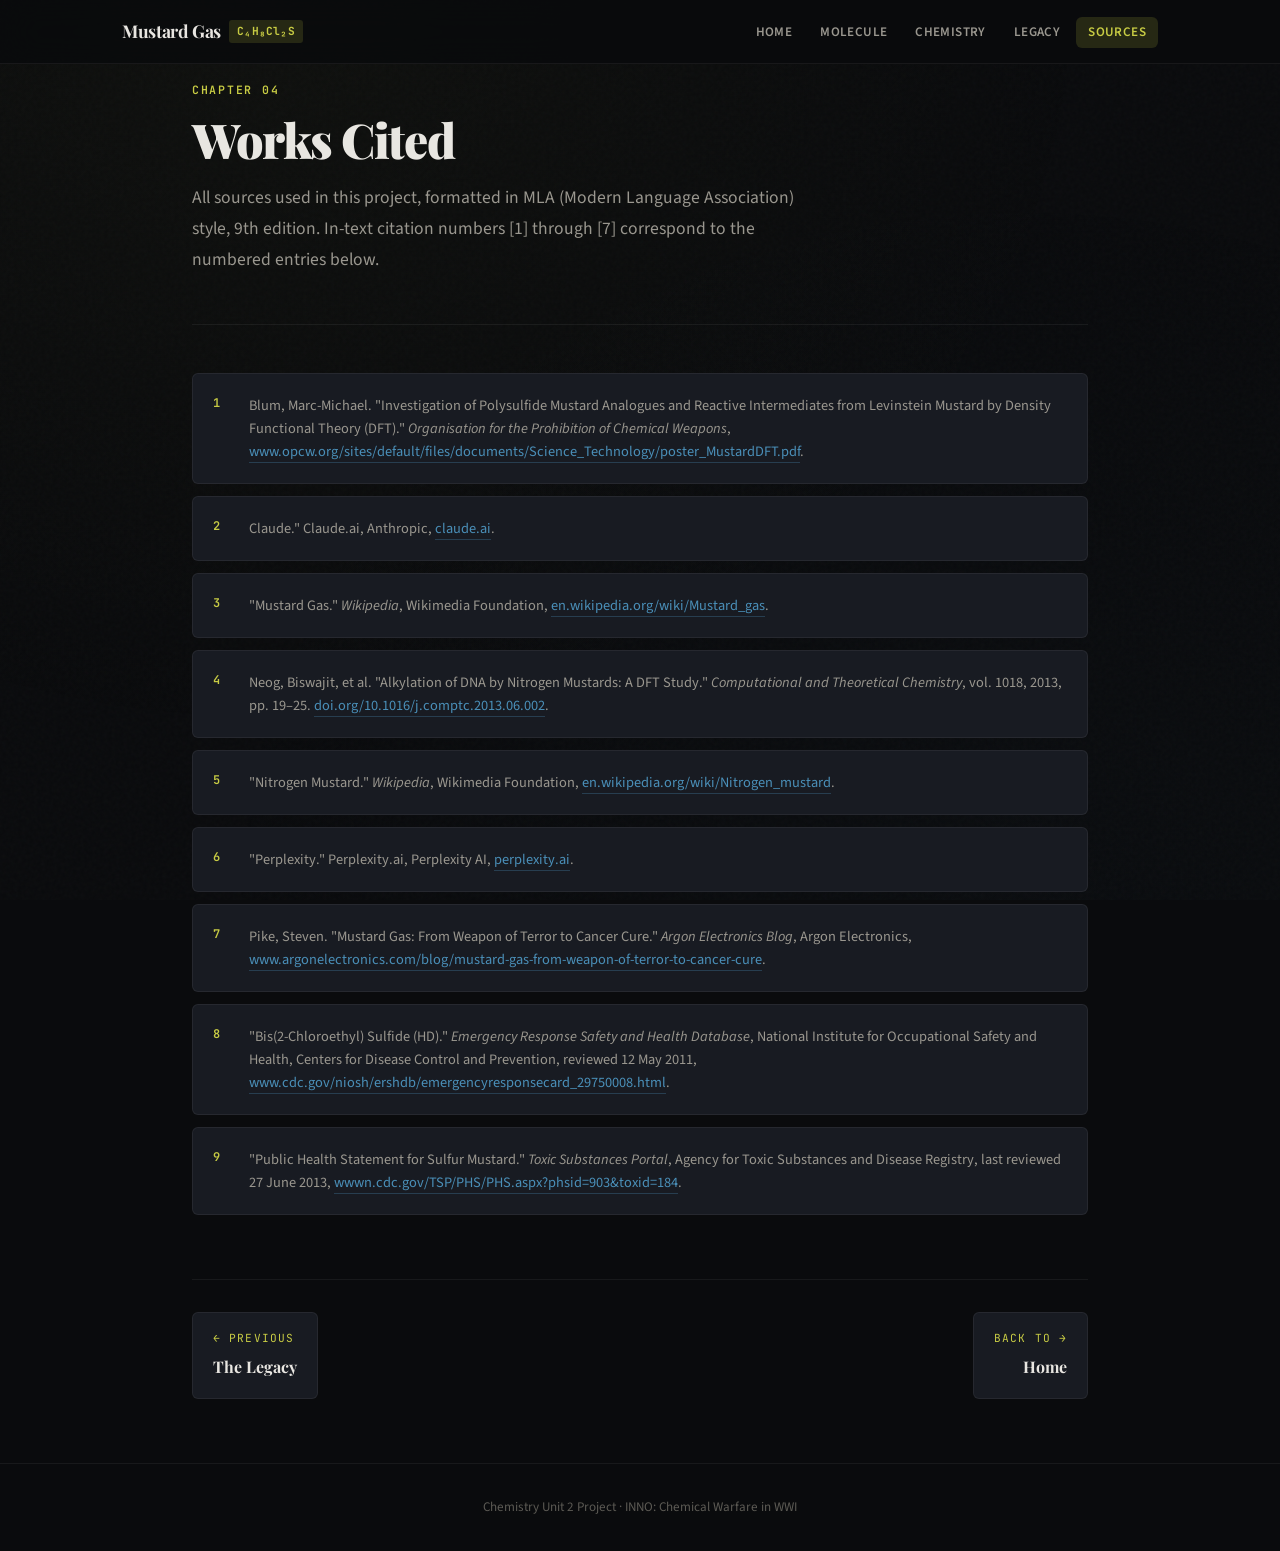
<file: sources.html>
<!DOCTYPE html>
<html lang="en">

<head>
  <meta charset="UTF-8">
  <meta name="viewport" content="width=device-width, initial-scale=1.0">
  <title>Works Cited | Mustard Gas</title>
  <link rel="stylesheet" href="style.css">
</head>

<body>

  <nav>
    <div class="nav-inner">
      <a href="index.html" class="nav-logo">
        Mustard Gas <span class="formula">C₄H₈Cl₂S</span>
      </a>
      <button class="nav-toggle" aria-label="Toggle navigation">
        <span></span><span></span><span></span>
      </button>
      <ul class="nav-links">
        <li><a href="index.html">Home</a></li>
        <li><a href="molecule.html">Molecule</a></li>
        <li><a href="chemistry.html">Chemistry</a></li>
        <li><a href="legacy.html">Legacy</a></li>
        <li><a href="sources.html">Sources</a></li>
      </ul>
    </div>
  </nav>

  <main>
    <div class="page-header">
      <p class="section-label">Chapter 04</p>
      <h1>Works Cited</h1>
      <p class="lead">All sources used in this project, formatted in MLA (Modern Language Association) style, 9th
        edition. In-text citation numbers [1] through [7] correspond to the numbered entries below.</p>
    </div>

    <section class="content-section reveal">
      <ol class="citation-list">
        <li>
          Blum, Marc-Michael. "Investigation of Polysulfide Mustard Analogues and Reactive Intermediates from Levinstein
          Mustard by Density Functional Theory (DFT)." <em>Organisation for the Prohibition of Chemical Weapons</em>, <a
            href="https://www.opcw.org/sites/default/files/documents/Science_Technology/poster_MustardDFT.pdf"
            target="_blank"
            rel="noopener">www.opcw.org/sites/default/files/documents/Science_Technology/poster_MustardDFT.pdf</a>.
        </li>
        <li>
          Claude." Claude.ai, Anthropic, <a href="https://claude.ai/" target="_blank" rel="noopener">claude.ai</a>.
        </li>
        <li>
          "Mustard Gas." <em>Wikipedia</em>, Wikimedia Foundation, <a href="https://en.wikipedia.org/wiki/Mustard_gas"
            target="_blank" rel="noopener">en.wikipedia.org/wiki/Mustard_gas</a>.
        </li>
        <li>
          Neog, Biswajit, et al. "Alkylation of DNA by Nitrogen Mustards: A DFT Study." <em>Computational and
            Theoretical Chemistry</em>, vol. 1018, 2013, pp. 19–25. <a
            href="https://doi.org/10.1016/j.comptc.2013.06.002" target="_blank"
            rel="noopener">doi.org/10.1016/j.comptc.2013.06.002</a>.
        </li>
        <li>
          "Nitrogen Mustard." <em>Wikipedia</em>, Wikimedia Foundation, <a
            href="https://en.wikipedia.org/wiki/Nitrogen_mustard" target="_blank"
            rel="noopener">en.wikipedia.org/wiki/Nitrogen_mustard</a>.
        </li>
        <li>
          "Perplexity." Perplexity.ai, Perplexity AI, <a href="https://perplexity.ai/" target="_blank"
            rel="noopener">perplexity.ai</a>.
        </li>
        <li>
          Pike, Steven. "Mustard Gas: From Weapon of Terror to Cancer Cure." <em>Argon Electronics Blog</em>, Argon
          Electronics, <a href="https://www.argonelectronics.com/blog/mustard-gas-from-weapon-of-terror-to-cancer-cure"
            target="_blank"
            rel="noopener">www.argonelectronics.com/blog/mustard-gas-from-weapon-of-terror-to-cancer-cure</a>.
        </li>
        <li>
          "Bis(2-Chloroethyl) Sulfide (HD)." <em>Emergency Response Safety and Health Database</em>, National Institute
          for Occupational Safety and Health, Centers for Disease Control and Prevention, reviewed 12 May 2011, <a
            href="https://www.cdc.gov/niosh/ershdb/emergencyresponsecard_29750008.html" target="_blank"
            rel="noopener">www.cdc.gov/niosh/ershdb/emergencyresponsecard_29750008.html</a>.
        </li>
        <li>
          "Public Health Statement for Sulfur Mustard." <em>Toxic Substances Portal</em>, Agency for Toxic Substances
          and Disease Registry, last reviewed 27 June 2013, <a
            href="https://wwwn.cdc.gov/TSP/PHS/PHS.aspx?phsid=903&toxid=184" target="_blank"
            rel="noopener">wwwn.cdc.gov/TSP/PHS/PHS.aspx?phsid=903&amp;toxid=184</a>.
        </li>
      </ol>
    </section>

    <!-- PAGE NAV -->
    <div class="page-nav">
      <a href="legacy.html">
        <span class="nav-dir">← Previous</span>
        <span class="nav-title">The Legacy</span>
      </a>
      <a href="index.html" class="next">
        <span class="nav-dir">Back to →</span>
        <span class="nav-title">Home</span>
      </a>
    </div>
  </main>

  <footer>
    <p>Chemistry Unit 2 Project · INNO: Chemical Warfare in WWI</p>
  </footer>

  <script src="script.js"></script>
</body>

</html>
</file>
<file: style.css>
/* ===== FONTS ===== */
@import url('https://fonts.googleapis.com/css2?family=Playfair+Display:ital,wght@0,400;0,700;0,900;1,400&family=Source+Sans+3:wght@300;400;600;700&family=JetBrains+Mono:wght@400;600&family=Bebas+Neue&family=Instrument+Serif:ital@0;1&display=swap');

/* ===== CSS VARIABLES ===== */
:root {
  --bg-deep: #0a0b0d;
  --bg-primary: #111318;
  --bg-card: #181b22;
  --bg-card-hover: #1e222b;
  --bg-elevated: #222733;
  --border-subtle: rgba(255,255,255,0.06);
  --border-accent: rgba(190,200,60,0.25);

  --text-primary: #e8e6e1;
  --text-secondary: #9a978f;
  --text-muted: #5c5a54;
  --text-accent: #c8cc44;

  --accent: #c8cc44;
  --accent-dim: rgba(200,204,68,0.15);
  --accent-glow: rgba(200,204,68,0.08);
  --danger: #c44444;
  --danger-dim: rgba(196,68,68,0.15);
  --info: #4a8fb8;
  --info-dim: rgba(74,143,184,0.12);

  --font-display: 'Playfair Display', Georgia, serif;
  --font-body: 'Source Sans 3', 'Segoe UI', sans-serif;
  --font-mono: 'JetBrains Mono', 'Consolas', monospace;

  --max-width: 960px;
  --nav-height: 64px;
  --radius: 6px;
  --transition: 0.3s cubic-bezier(0.25, 0.46, 0.45, 0.94);
}

/* ===== RESET ===== */
*, *::before, *::after { box-sizing: border-box; margin: 0; padding: 0; }
html { scroll-behavior: smooth; font-size: 16px; }
body {
  font-family: var(--font-body);
  background: var(--bg-deep);
  color: var(--text-primary);
  line-height: 1.75;
  font-weight: 400;
  -webkit-font-smoothing: antialiased;
  overflow-x: hidden;
}

/* ===== TEXTURE OVERLAY ===== */
body::before {
  content: '';
  position: fixed;
  top: 0; left: 0; width: 100%; height: 100%;
  background: 
    radial-gradient(ellipse at 20% 0%, rgba(200,204,68,0.03) 0%, transparent 60%),
    radial-gradient(ellipse at 80% 100%, rgba(74,143,184,0.02) 0%, transparent 60%);
  pointer-events: none;
  z-index: 0;
}

/* Grain texture */
body::after {
  content: '';
  position: fixed;
  top: 0; left: 0; width: 100%; height: 100%;
  opacity: 0.025;
  background-image: url("data:image/svg+xml,%3Csvg viewBox='0 0 256 256' xmlns='http://www.w3.org/2000/svg'%3E%3Cfilter id='noise'%3E%3CfeTurbulence type='fractalNoise' baseFrequency='0.9' numOctaves='4' stitchTiles='stitch'/%3E%3C/filter%3E%3Crect width='100%25' height='100%25' filter='url(%23noise)'/%3E%3C/svg%3E");
  pointer-events: none;
  z-index: 0;
}

/* ===== NAVIGATION ===== */
nav {
  position: fixed;
  top: 0; left: 0; right: 0;
  height: var(--nav-height);
  background: rgba(10,11,13,0.88);
  backdrop-filter: blur(20px);
  -webkit-backdrop-filter: blur(20px);
  border-bottom: 1px solid var(--border-subtle);
  z-index: 1000;
  display: flex;
  align-items: center;
  justify-content: center;
}

.nav-inner {
  width: 100%;
  max-width: 1100px;
  padding: 0 2rem;
  display: flex;
  align-items: center;
  justify-content: space-between;
}

.nav-logo {
  font-family: var(--font-display);
  font-weight: 700;
  font-size: 1.1rem;
  color: var(--text-primary);
  text-decoration: none;
  letter-spacing: -0.02em;
  display: flex;
  align-items: center;
  gap: 0.5rem;
}

.nav-logo .formula {
  font-family: var(--font-mono);
  font-size: 0.7rem;
  color: var(--text-accent);
  background: var(--accent-dim);
  padding: 2px 8px;
  border-radius: 3px;
  letter-spacing: 0.02em;
}

.nav-links {
  display: flex;
  gap: 0.25rem;
  list-style: none;
}

.nav-links a {
  font-size: 0.82rem;
  font-weight: 600;
  color: var(--text-secondary);
  text-decoration: none;
  padding: 0.4rem 0.75rem;
  border-radius: var(--radius);
  transition: var(--transition);
  letter-spacing: 0.03em;
  text-transform: uppercase;
}

.nav-links a:hover,
.nav-links a.active {
  color: var(--text-accent);
  background: var(--accent-dim);
}

/* Hamburger */
.nav-toggle {
  display: none;
  background: none;
  border: none;
  cursor: pointer;
  padding: 0.5rem;
}

.nav-toggle span {
  display: block;
  width: 22px;
  height: 2px;
  background: var(--text-primary);
  margin: 5px 0;
  transition: var(--transition);
  border-radius: 2px;
}

@media (max-width: 768px) {
  .nav-toggle { display: block; }
  .nav-links {
    display: none;
    position: absolute;
    top: var(--nav-height);
    left: 0; right: 0;
    background: rgba(10,11,13,0.96);
    backdrop-filter: blur(20px);
    flex-direction: column;
    padding: 1rem;
    border-bottom: 1px solid var(--border-subtle);
  }
  .nav-links.open { display: flex; }
  .nav-links a { padding: 0.75rem 1rem; font-size: 0.9rem; }
}

/* ===== MAIN CONTENT ===== */
main {
  position: relative;
  z-index: 1;
  max-width: var(--max-width);
  margin: 0 auto;
  padding: 3rem 2rem 4rem;
}

/* ===== HERO ===== */
.hero {
  position: relative;
  overflow: hidden;
  min-height: calc(100vh - var(--nav-height));
  display: flex;
  flex-direction: column;
  justify-content: center;
  padding: calc(var(--nav-height) + 4rem) 0 3rem;
}

.hero-content {
  position: relative;
  z-index: 2;
  max-width: var(--max-width);
  margin: 0 auto;
  padding: 0 2rem;
  width: 100%;
}

/* ===== HERO VIDEO BACKGROUND ===== */
.hero-video-bg {
  position: absolute;
  inset: 0;
  z-index: 0;
  pointer-events: none;
  overflow: hidden;
}

.hero-video-bg iframe {
  position: absolute;
  top: 50%;
  left: 50%;
  /* Oversized to fill container at 16:9, then scaled up ~25% to crop black borders */
  width: max(100%, calc(100vh * 1.7778));
  height: max(100%, calc(100vw * 0.5625));
  transform-origin: center center;
  transform: translate(-50%, -50%) scale(1.4);
  opacity: 0.45;
  pointer-events: none;
  border: none;
}

.hero-video-overlay {
  position: absolute;
  inset: 0;
  z-index: 1;
  background:
    linear-gradient(to bottom,
      rgba(10,11,13,0.55) 0%,
      rgba(10,11,13,0.3) 45%,
      rgba(10,11,13,0.72) 100%
    ),
    linear-gradient(to right,
      rgba(10,11,13,0.4) 0%,
      transparent 30%,
      transparent 70%,
      rgba(10,11,13,0.4) 100%
    );
}

.hero-eyebrow {
  font-family: var(--font-mono);
  font-size: 0.75rem;
  font-weight: 600;
  color: var(--text-accent);
  letter-spacing: 0.15em;
  text-transform: uppercase;
  margin-bottom: 1.5rem;
  opacity: 0;
  animation: fadeUp 0.8s ease forwards 0.2s;
}

.hero h1 {
  font-family: var(--font-display);
  font-size: clamp(2.4rem, 6vw, 4.2rem);
  font-weight: 900;
  line-height: 1.1;
  letter-spacing: -0.03em;
  color: var(--text-primary);
  margin-bottom: 1.5rem;
  opacity: 0;
  animation: fadeUp 0.8s ease forwards 0.4s;
}

/* ===== MATCH-CUT TEXT CYCLER ===== */

/* Fixed-height container — absorbs all size/wrap changes from cycling text */
.matchcut-wrap {
  display: block;
  position: relative;
  height: 1.45em; /* 1.45× h1 font-size: covers style-spaced (1.25em × 1.1 line-height ≈ 1.38em) */
  margin-top: 0.15em;
  overflow: hidden;
}

.matchcut {
  position: absolute;
  top: 0;
  left: 0;
  color: var(--text-accent);
  transition: none;
}

/* During rapid shuffle — blurred, half-visible */
.matchcut.shuffling {
  filter: blur(2px);
  opacity: 0.5;
}

/* When it lands — sharp snap-in */
.matchcut.landing {
  animation: matchLand 0.3s cubic-bezier(0.22, 1, 0.36, 1) forwards;
}

@keyframes matchLand {
  0%   { filter: blur(3px); opacity: 0.4; }
  40%  { filter: blur(0); opacity: 1; }
  60%  { filter: blur(0); opacity: 1; transform: scale(1.015); }
  100% { filter: blur(0); opacity: 1; transform: scale(1); }
}

/* --- Style variants --- */
.matchcut.style-italic {
  font-style: italic;
  font-family: var(--font-display);
}

.matchcut.style-mono {
  font-family: var(--font-mono);
  font-size: 0.82em;
  letter-spacing: 0.04em;
  font-weight: 600;
  text-transform: uppercase;
}

.matchcut.style-bold {
  font-weight: 900;
  font-family: var(--font-display);
  font-size: 1.05em;
}

.matchcut.style-spaced {
  font-family: 'Bebas Neue', 'Impact', sans-serif;
  font-weight: 400;
  letter-spacing: 0.08em;
  text-transform: uppercase;
  font-size: 1.25em;
}

.matchcut.style-script {
  font-family: var(--font-display);
  font-style: italic;
  font-weight: 400;
  font-size: 1.08em;
  letter-spacing: -0.01em;
  text-decoration: underline;
  text-decoration-color: rgba(200,204,68,0.35);
  text-underline-offset: 4px;
  text-decoration-thickness: 2px;
}

.matchcut.style-thin {
  font-family: var(--font-body);
  font-weight: 300;
  font-style: normal;
  font-size: 1.02em;
}

.matchcut.style-editorial {
  font-family: 'Instrument Serif', Georgia, serif;
  font-style: italic;
  font-weight: 400;
  font-size: 1.15em;
  letter-spacing: -0.01em;
}

.hero-subtitle {
  font-size: 1.15rem;
  color: var(--text-secondary);
  max-width: 600px;
  line-height: 1.7;
  opacity: 0;
  animation: fadeUp 0.8s ease forwards 0.6s;
}

.hero-cta {
  margin-top: 2.5rem;
  display: flex;
  gap: 1rem;
  flex-wrap: wrap;
  opacity: 0;
  animation: fadeUp 0.8s ease forwards 0.8s;
}

.btn {
  display: inline-flex;
  align-items: center;
  gap: 0.5rem;
  padding: 0.75rem 1.5rem;
  font-family: var(--font-body);
  font-size: 0.88rem;
  font-weight: 600;
  text-decoration: none;
  border-radius: var(--radius);
  transition: var(--transition);
  cursor: pointer;
  border: none;
  letter-spacing: 0.02em;
}

.btn-primary {
  background: var(--accent);
  color: var(--bg-deep);
}

.btn-primary:hover {
  background: #d6da52;
  transform: translateY(-1px);
  box-shadow: 0 4px 20px rgba(200,204,68,0.25);
}

.btn-ghost {
  background: transparent;
  color: var(--text-secondary);
  border: 1px solid var(--border-subtle);
}

.btn-ghost:hover {
  color: var(--text-primary);
  border-color: rgba(255,255,255,0.15);
  background: rgba(255,255,255,0.03);
}

/* ===== SECTION HEADINGS ===== */
.section-label {
  font-family: var(--font-mono);
  font-size: 0.72rem;
  font-weight: 600;
  color: var(--text-accent);
  letter-spacing: 0.15em;
  text-transform: uppercase;
  margin-bottom: 0.75rem;
}

h2 {
  font-family: var(--font-display);
  font-size: clamp(1.8rem, 4vw, 2.6rem);
  font-weight: 700;
  line-height: 1.15;
  letter-spacing: -0.02em;
  margin-bottom: 1.5rem;
}

h3 {
  font-family: var(--font-display);
  font-size: 1.35rem;
  font-weight: 700;
  line-height: 1.3;
  margin-bottom: 1rem;
  color: var(--text-primary);
}

/* ===== CONTENT BLOCKS ===== */
.content-section {
  margin-bottom: 4rem;
}

.content-section p {
  font-size: 1.02rem;
  color: var(--text-secondary);
  margin-bottom: 1.25rem;
  max-width: 680px;
}

.content-section p strong {
  color: var(--text-primary);
  font-weight: 600;
}

/* ===== INFO CARDS ===== */
.card-grid {
  display: grid;
  grid-template-columns: repeat(auto-fit, minmax(280px, 1fr));
  gap: 1.25rem;
  margin: 2rem 0;
}

.card {
  background: var(--bg-card);
  border: 1px solid var(--border-subtle);
  border-radius: var(--radius);
  padding: 1.75rem;
  transition: var(--transition);
}

.card:hover {
  background: var(--bg-card-hover);
  border-color: var(--border-accent);
  transform: translateY(-2px);
  box-shadow: 0 8px 30px rgba(0,0,0,0.3);
}

.card-icon {
  font-size: 1.6rem;
  margin-bottom: 0.75rem;
  display: block;
}

.card h4 {
  font-family: var(--font-display);
  font-size: 1.1rem;
  font-weight: 700;
  margin-bottom: 0.5rem;
  color: var(--text-primary);
}

.card p {
  font-size: 0.92rem;
  color: var(--text-secondary);
  line-height: 1.65;
}

/* ===== DATA TABLE ===== */
.data-table {
  width: 100%;
  border-collapse: collapse;
  margin: 2rem 0;
  font-size: 0.92rem;
}

.data-table th {
  text-align: left;
  padding: 0.75rem 1rem;
  font-family: var(--font-mono);
  font-size: 0.72rem;
  font-weight: 600;
  letter-spacing: 0.1em;
  text-transform: uppercase;
  color: var(--text-accent);
  background: var(--accent-dim);
  border-bottom: 1px solid var(--border-accent);
}

.data-table td {
  padding: 0.75rem 1rem;
  border-bottom: 1px solid var(--border-subtle);
  color: var(--text-secondary);
}

.data-table td:first-child {
  color: var(--text-primary);
  font-weight: 600;
}

.data-table tr:hover td {
  background: rgba(255,255,255,0.015);
}

/* ===== CALLOUT BOX ===== */
.callout {
  border-left: 3px solid var(--accent);
  background: var(--accent-glow);
  padding: 1.25rem 1.5rem;
  border-radius: 0 var(--radius) var(--radius) 0;
  margin: 2rem 0;
}

.callout.danger {
  border-left-color: var(--danger);
  background: var(--danger-dim);
}

.callout.info {
  border-left-color: var(--info);
  background: var(--info-dim);
}

.callout p {
  font-size: 0.95rem;
  color: var(--text-secondary);
  margin: 0;
}

.callout strong {
  color: var(--text-primary);
}

/* ===== CHEMICAL EQUATION ===== */
.equation-block {
  background: var(--bg-card);
  border: 1px solid var(--border-subtle);
  border-radius: var(--radius);
  padding: 2rem;
  text-align: center;
  margin: 2rem auto;
  overflow-x: auto;
  display: flex;
  flex-direction: column;
  align-items: center;
}

.equation {
  font-family: var(--font-mono);
  font-size: 1.15rem;
  color: var(--text-primary);
  letter-spacing: 0.02em;
}

.equation .reactant { color: var(--info); }
.equation .product { color: var(--text-accent); }
.equation .arrow { color: var(--text-muted); margin: 0 0.75rem; font-size: 1.3rem; }
.equation .plus { color: var(--text-muted); margin: 0 0.4rem; }
.equation sub { font-size: 0.75em; }

.equation-label {
  font-size: 0.78rem;
  color: var(--text-muted);
  margin-top: 0.75rem;
  font-family: var(--font-mono);
  letter-spacing: 0.05em;
  display: block;
  text-align: center;
}

/* ===== MOLECULE DIAGRAM ===== */
.molecule-display {
  background: var(--bg-card);
  border: 1px solid var(--border-subtle);
  border-radius: var(--radius);
  padding: 2.5rem;
  margin: 2rem auto;
  text-align: center;
  position: relative;
  overflow: hidden;
  display: flex;
  flex-direction: column;
  align-items: center;
}
.molecule-svg {
  max-width: 500px;
  margin: 0 auto;
  display: block;
}

/* ===== TIMELINE ===== */
.timeline {
  position: relative;
  padding-left: 2.5rem;
  margin: 2rem 0;
}

.timeline::before {
  content: '';
  position: absolute;
  left: 0;
  top: 0;
  bottom: 0;
  width: 2px;
  background: linear-gradient(to bottom, var(--accent), var(--border-subtle));
}

.timeline-item {
  position: relative;
  margin-bottom: 2.5rem;
  padding-bottom: 0.5rem;
}

.timeline-item::before {
  content: '';
  position: absolute;
  left: -2.65rem;
  top: 0.4rem;
  width: 10px;
  height: 10px;
  border-radius: 50%;
  background: var(--accent);
  box-shadow: 0 0 12px rgba(200,204,68,0.4);
}

.timeline-date {
  font-family: var(--font-mono);
  font-size: 0.78rem;
  font-weight: 600;
  color: var(--text-accent);
  letter-spacing: 0.08em;
  margin-bottom: 0.35rem;
}

.timeline-item h4 {
  font-family: var(--font-display);
  font-size: 1.15rem;
  font-weight: 700;
  margin-bottom: 0.5rem;
  color: var(--text-primary);
}

.timeline-item p {
  font-size: 0.95rem;
  color: var(--text-secondary);
  max-width: 600px;
}

/* ===== CITATION LIST ===== */
.citation-list {
  list-style: none;
  counter-reset: cite;
}

.citation-list li {
  counter-increment: cite;
  position: relative;
  padding: 1.25rem 1.5rem 1.25rem 3.5rem;
  margin-bottom: 0.75rem;
  background: var(--bg-card);
  border: 1px solid var(--border-subtle);
  border-radius: var(--radius);
  font-size: 0.9rem;
  color: var(--text-secondary);
  line-height: 1.6;
  word-break: break-word;
  transition: var(--transition);
}

.citation-list li:hover {
  border-color: var(--border-accent);
  background: var(--bg-card-hover);
}

.citation-list li::before {
  content: counter(cite);
  position: absolute;
  left: 1.25rem;
  top: 1.25rem;
  font-family: var(--font-mono);
  font-size: 0.75rem;
  font-weight: 600;
  color: var(--text-accent);
}

.citation-list li a {
  color: var(--info);
  text-decoration: none;
  border-bottom: 1px solid rgba(74,143,184,0.3);
  transition: var(--transition);
}

.citation-list li a:hover {
  color: #6db3d9;
  border-bottom-color: #6db3d9;
}

/* ===== NAV CARDS (for index page) ===== */
.nav-card-grid {
  display: grid;
  grid-template-columns: repeat(auto-fit, minmax(260px, 1fr));
  gap: 1rem;
  margin: 2rem 0;
}

.nav-card {
  display: block;
  background: var(--bg-card);
  border: 1px solid var(--border-subtle);
  border-radius: var(--radius);
  padding: 1.75rem;
  text-decoration: none;
  transition: var(--transition);
  position: relative;
  overflow: hidden;
}

.nav-card::after {
  content: '→';
  position: absolute;
  top: 1.75rem;
  right: 1.75rem;
  color: var(--text-muted);
  transition: var(--transition);
  font-size: 1.1rem;
}

.nav-card:hover {
  background: var(--bg-card-hover);
  border-color: var(--border-accent);
  transform: translateY(-3px);
  box-shadow: 0 12px 40px rgba(0,0,0,0.4);
}

.nav-card:hover::after {
  color: var(--text-accent);
  transform: translateX(3px);
}

.nav-card .card-number {
  font-family: var(--font-mono);
  font-size: 0.7rem;
  font-weight: 600;
  color: var(--text-accent);
  letter-spacing: 0.1em;
  margin-bottom: 0.75rem;
}

.nav-card h3 {
  font-family: var(--font-display);
  font-size: 1.2rem;
  font-weight: 700;
  color: var(--text-primary);
  margin-bottom: 0.4rem;
}

.nav-card p {
  font-size: 0.88rem;
  color: var(--text-secondary);
  line-height: 1.55;
}

/* ===== PROCESS STEPS ===== */
.process-step {
  display: flex;
  gap: 1.5rem;
  margin-bottom: 2.5rem;
  align-items: flex-start;
}

.step-number {
  flex-shrink: 0;
  width: 40px;
  height: 40px;
  border-radius: 50%;
  background: var(--accent-dim);
  border: 1px solid var(--border-accent);
  display: flex;
  align-items: center;
  justify-content: center;
  font-family: var(--font-mono);
  font-size: 0.82rem;
  font-weight: 600;
  color: var(--text-accent);
}

.step-content h4 {
  font-family: var(--font-display);
  font-weight: 700;
  font-size: 1.05rem;
  margin-bottom: 0.35rem;
  color: var(--text-primary);
}

.step-content p {
  font-size: 0.95rem;
  color: var(--text-secondary);
  line-height: 1.65;
}

/* ===== FOOTER ===== */
footer {
  position: relative;
  z-index: 1;
  border-top: 1px solid var(--border-subtle);
  padding: 2rem;
  text-align: center;
  font-size: 0.82rem;
  color: var(--text-muted);
}

footer a {
  color: var(--text-secondary);
  text-decoration: none;
  border-bottom: 1px solid var(--border-subtle);
  transition: var(--transition);
}

footer a:hover {
  color: var(--text-accent);
  border-bottom-color: var(--text-accent);
}

/* ===== SCROLL ANIMATIONS ===== */
.reveal {
  opacity: 0;
  transform: translateY(24px);
  transition: opacity 0.7s ease, transform 0.7s ease;
}

.reveal.visible {
  opacity: 1;
  transform: translateY(0);
}

@keyframes fadeUp {
  from { opacity: 0; transform: translateY(20px); }
  to   { opacity: 1; transform: translateY(0); }
}

/* ===== PAGE HEADER (non-hero pages) ===== */
.page-header {
  padding: 2rem 0 3rem;
  border-bottom: 1px solid var(--border-subtle);
  margin-bottom: 3rem;
}

.page-header h1 {
  font-family: var(--font-display);
  font-size: clamp(2rem, 5vw, 3rem);
  font-weight: 900;
  line-height: 1.15;
  letter-spacing: -0.03em;
}

.page-header .lead {
  font-size: 1.1rem;
  color: var(--text-secondary);
  margin-top: 1rem;
  max-width: 620px;
}

/* ===== INLINE CITATION MARKER ===== */
.cite {
  font-family: var(--font-mono);
  font-size: 0.65rem;
  color: var(--text-accent);
  vertical-align: super;
  margin-left: 1px;
  cursor: default;
  opacity: 0.7;
}

.cite:hover { opacity: 1; }

/* ===== QUIZ ===== */
.quiz-container {
  margin: 2rem 0;
}

.quiz-question {
  background: var(--bg-card);
  border: 1px solid var(--border-subtle);
  border-radius: var(--radius);
  padding: 1.75rem;
  margin-bottom: 1.25rem;
}

.quiz-question h4 {
  font-family: var(--font-display);
  font-size: 1.05rem;
  font-weight: 700;
  margin-bottom: 1rem;
  color: var(--text-primary);
}

.quiz-options {
  display: flex;
  flex-direction: column;
  gap: 0.5rem;
}

.quiz-option {
  display: block;
  width: 100%;
  text-align: left;
  padding: 0.75rem 1rem;
  background: var(--bg-primary);
  border: 1px solid var(--border-subtle);
  border-radius: var(--radius);
  color: var(--text-secondary);
  font-family: var(--font-body);
  font-size: 0.92rem;
  cursor: pointer;
  transition: var(--transition);
}

.quiz-option:hover {
  border-color: var(--border-accent);
  color: var(--text-primary);
  background: var(--bg-card-hover);
}

.quiz-option.correct {
  border-color: var(--accent);
  background: var(--accent-dim);
  color: var(--text-accent);
}

.quiz-option.incorrect {
  border-color: var(--danger);
  background: var(--danger-dim);
  color: var(--danger);
}

.quiz-option:disabled {
  cursor: default;
  opacity: 0.6;
}

.quiz-option.correct:disabled,
.quiz-option.incorrect:disabled {
  opacity: 1;
}

.quiz-feedback {
  margin-top: 0.75rem;
  font-size: 0.88rem;
  display: none;
  padding: 0.75rem 1rem;
  border-radius: var(--radius);
}

.quiz-feedback.show { display: block; }
.quiz-feedback.correct-fb { background: var(--accent-dim); color: var(--text-accent); }
.quiz-feedback.incorrect-fb { background: var(--danger-dim); color: var(--danger); }

.quiz-score {
  text-align: center;
  padding: 2rem;
  background: var(--bg-card);
  border: 1px solid var(--border-accent);
  border-radius: var(--radius);
  margin-top: 1.5rem;
  display: none;
}

.quiz-score.show { display: block; }

.quiz-score .score-number {
  font-family: var(--font-display);
  font-size: 3rem;
  font-weight: 900;
  color: var(--text-accent);
}

.quiz-score p {
  color: var(--text-secondary);
  margin-top: 0.5rem;
}

/* ===== PREV / NEXT NAV ===== */
.page-nav {
  display: flex;
  justify-content: space-between;
  gap: 1rem;
  margin-top: 4rem;
  padding-top: 2rem;
  border-top: 1px solid var(--border-subtle);
}

.page-nav a {
  display: block;
  text-decoration: none;
  padding: 1rem 1.25rem;
  background: var(--bg-card);
  border: 1px solid var(--border-subtle);
  border-radius: var(--radius);
  transition: var(--transition);
  max-width: 48%;
}

.page-nav a:hover {
  border-color: var(--border-accent);
  background: var(--bg-card-hover);
  transform: translateY(-1px);
}

.page-nav .nav-dir {
  font-family: var(--font-mono);
  font-size: 0.7rem;
  color: var(--text-accent);
  letter-spacing: 0.1em;
  text-transform: uppercase;
  display: block;
  margin-bottom: 0.25rem;
}

.page-nav .nav-title {
  font-family: var(--font-display);
  font-weight: 700;
  font-size: 1rem;
  color: var(--text-primary);
}

.page-nav .next { text-align: right; margin-left: auto; }

/* ===== RESPONSIVE ===== */
@media (max-width: 600px) {
  main { padding-left: 1.25rem; padding-right: 1.25rem; }
  .card-grid, .nav-card-grid { grid-template-columns: 1fr; }
  .process-step { flex-direction: column; gap: 0.75rem; }
  .page-nav { flex-direction: column; }
  .page-nav a { max-width: 100%; }
  .page-nav .next { text-align: left; }
}
</file>
